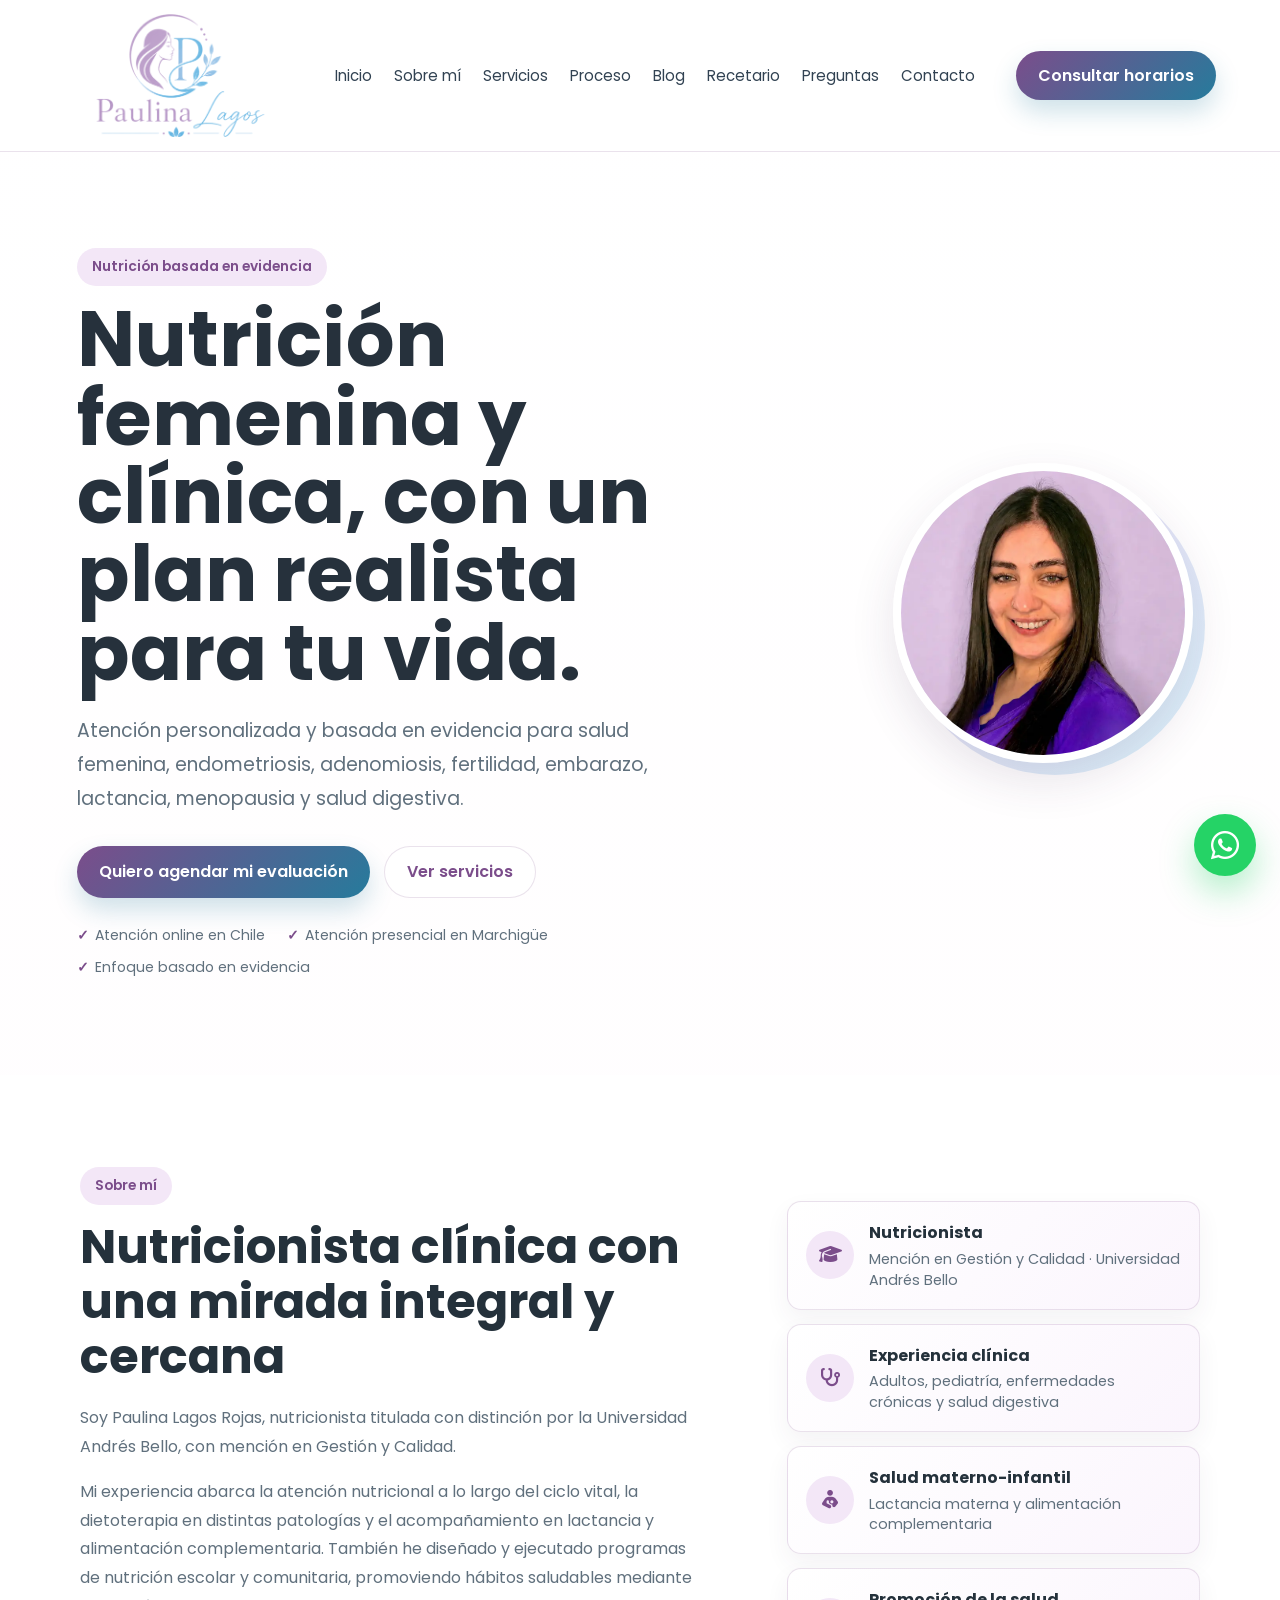
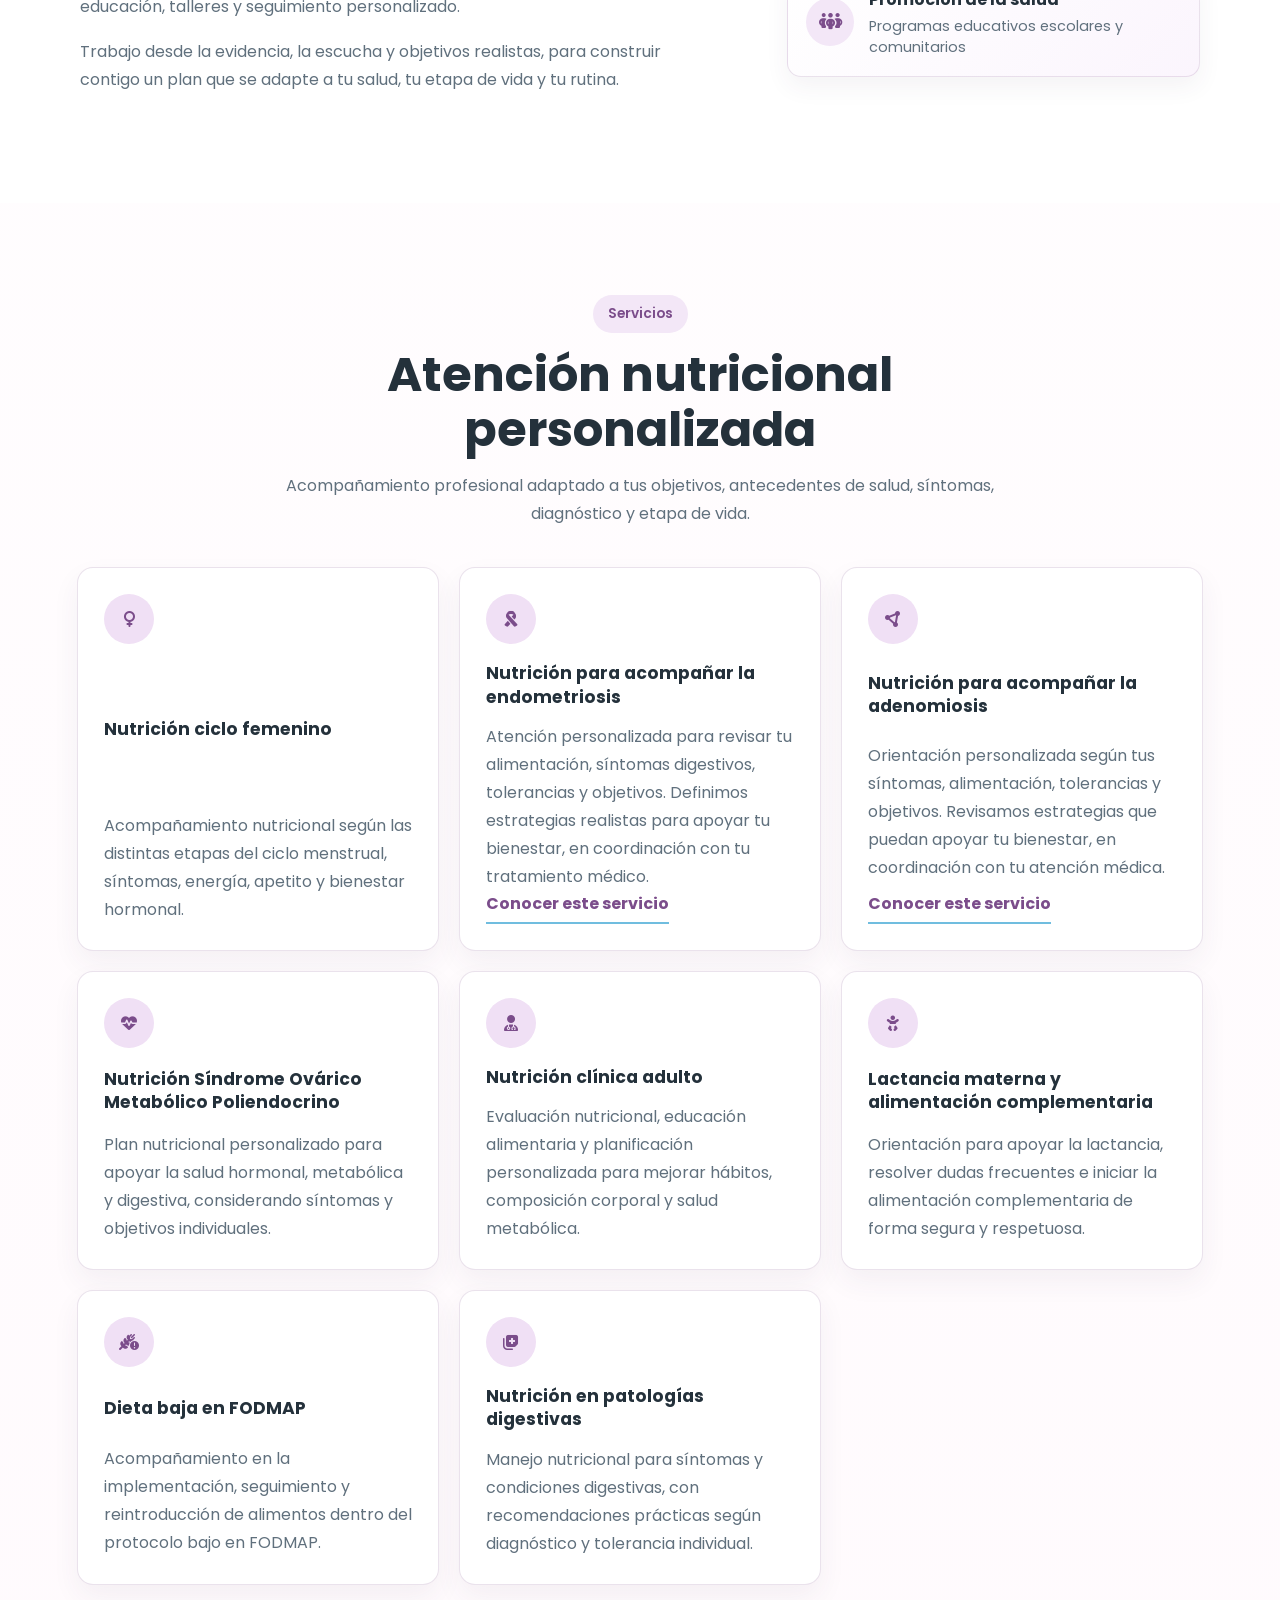
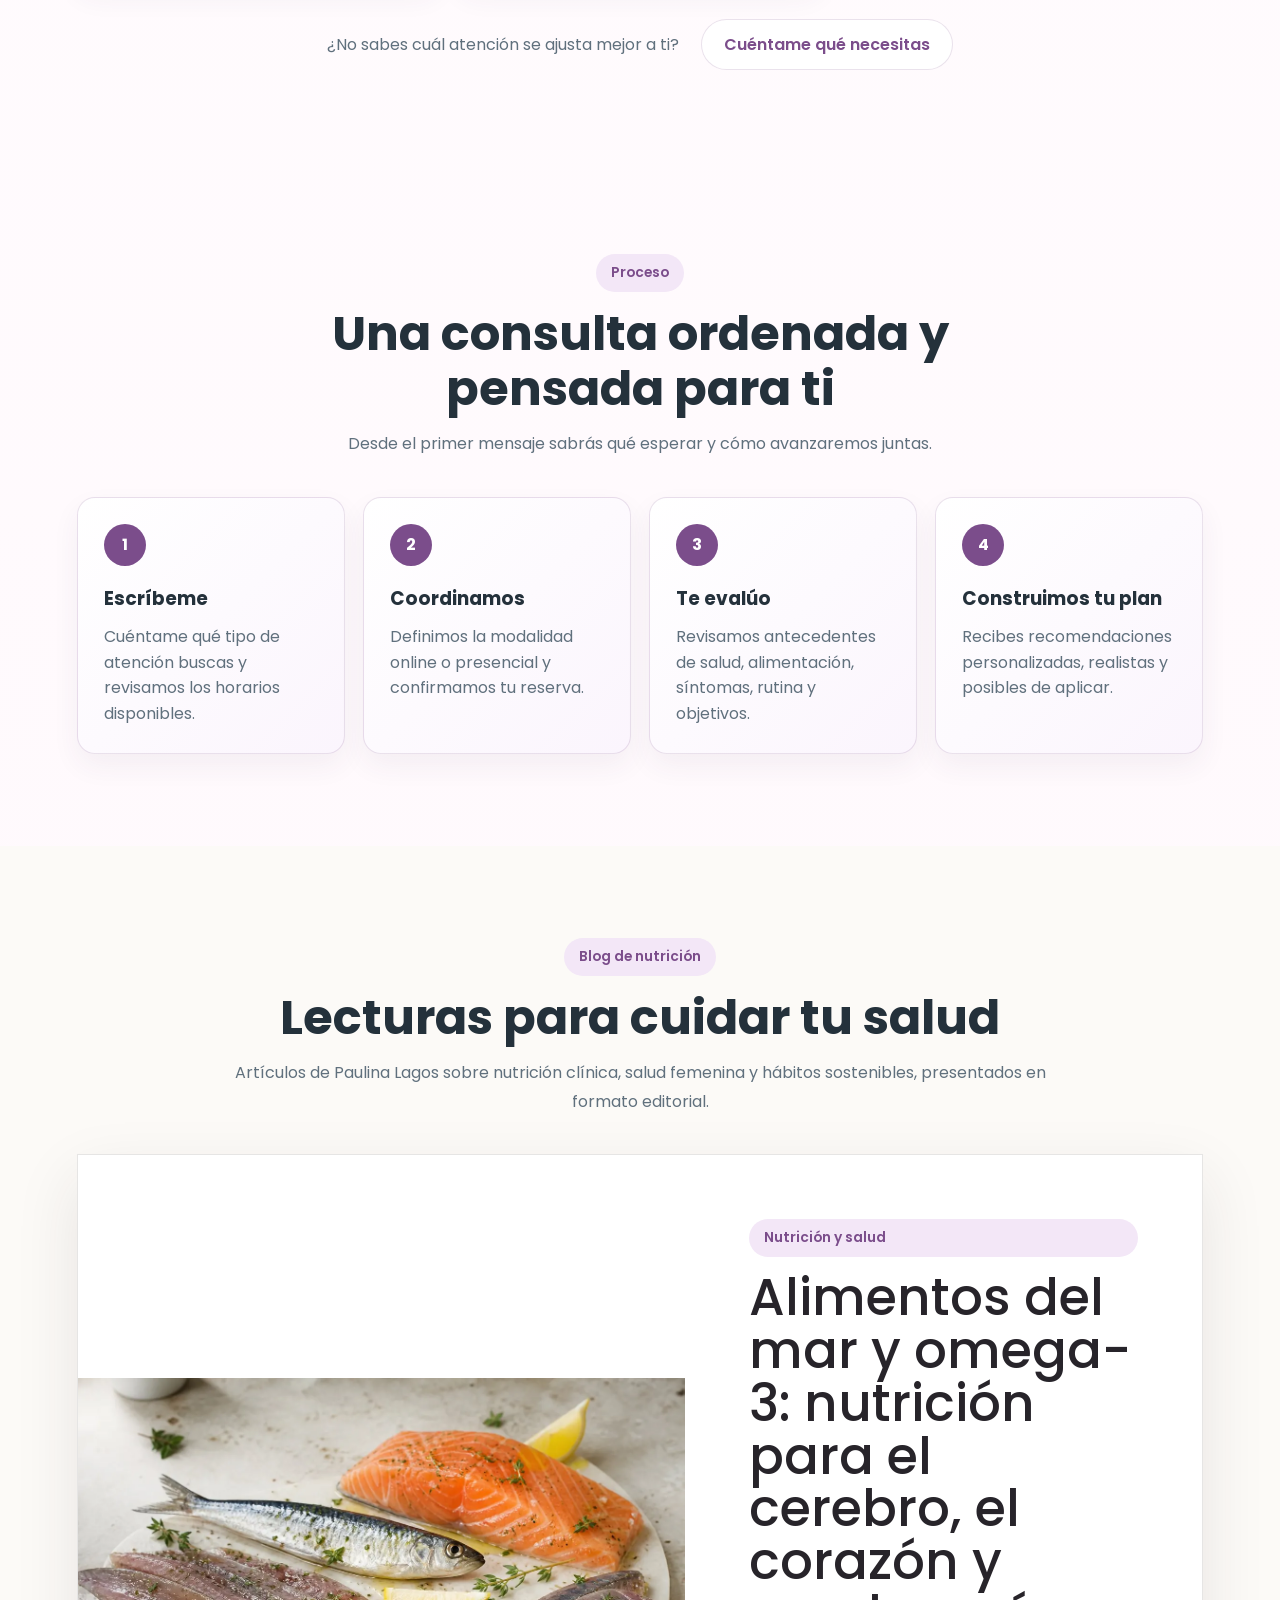
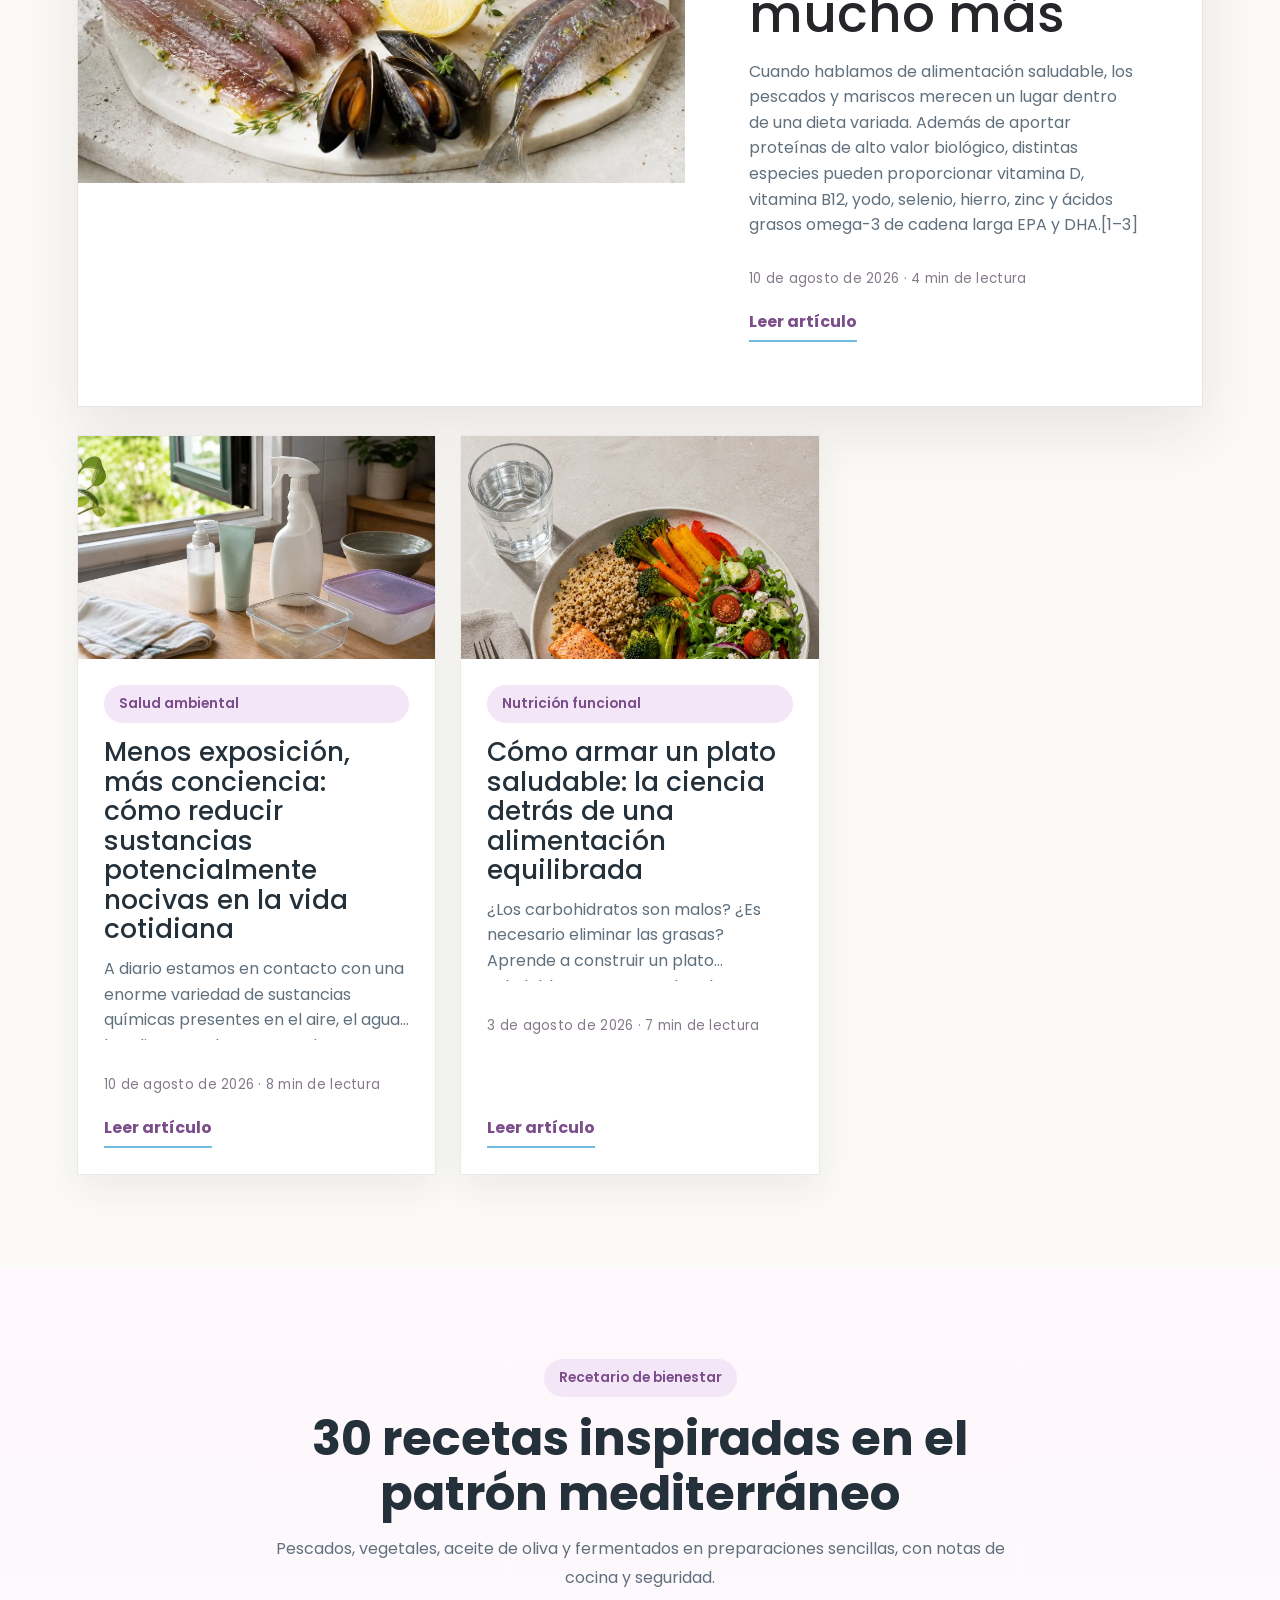
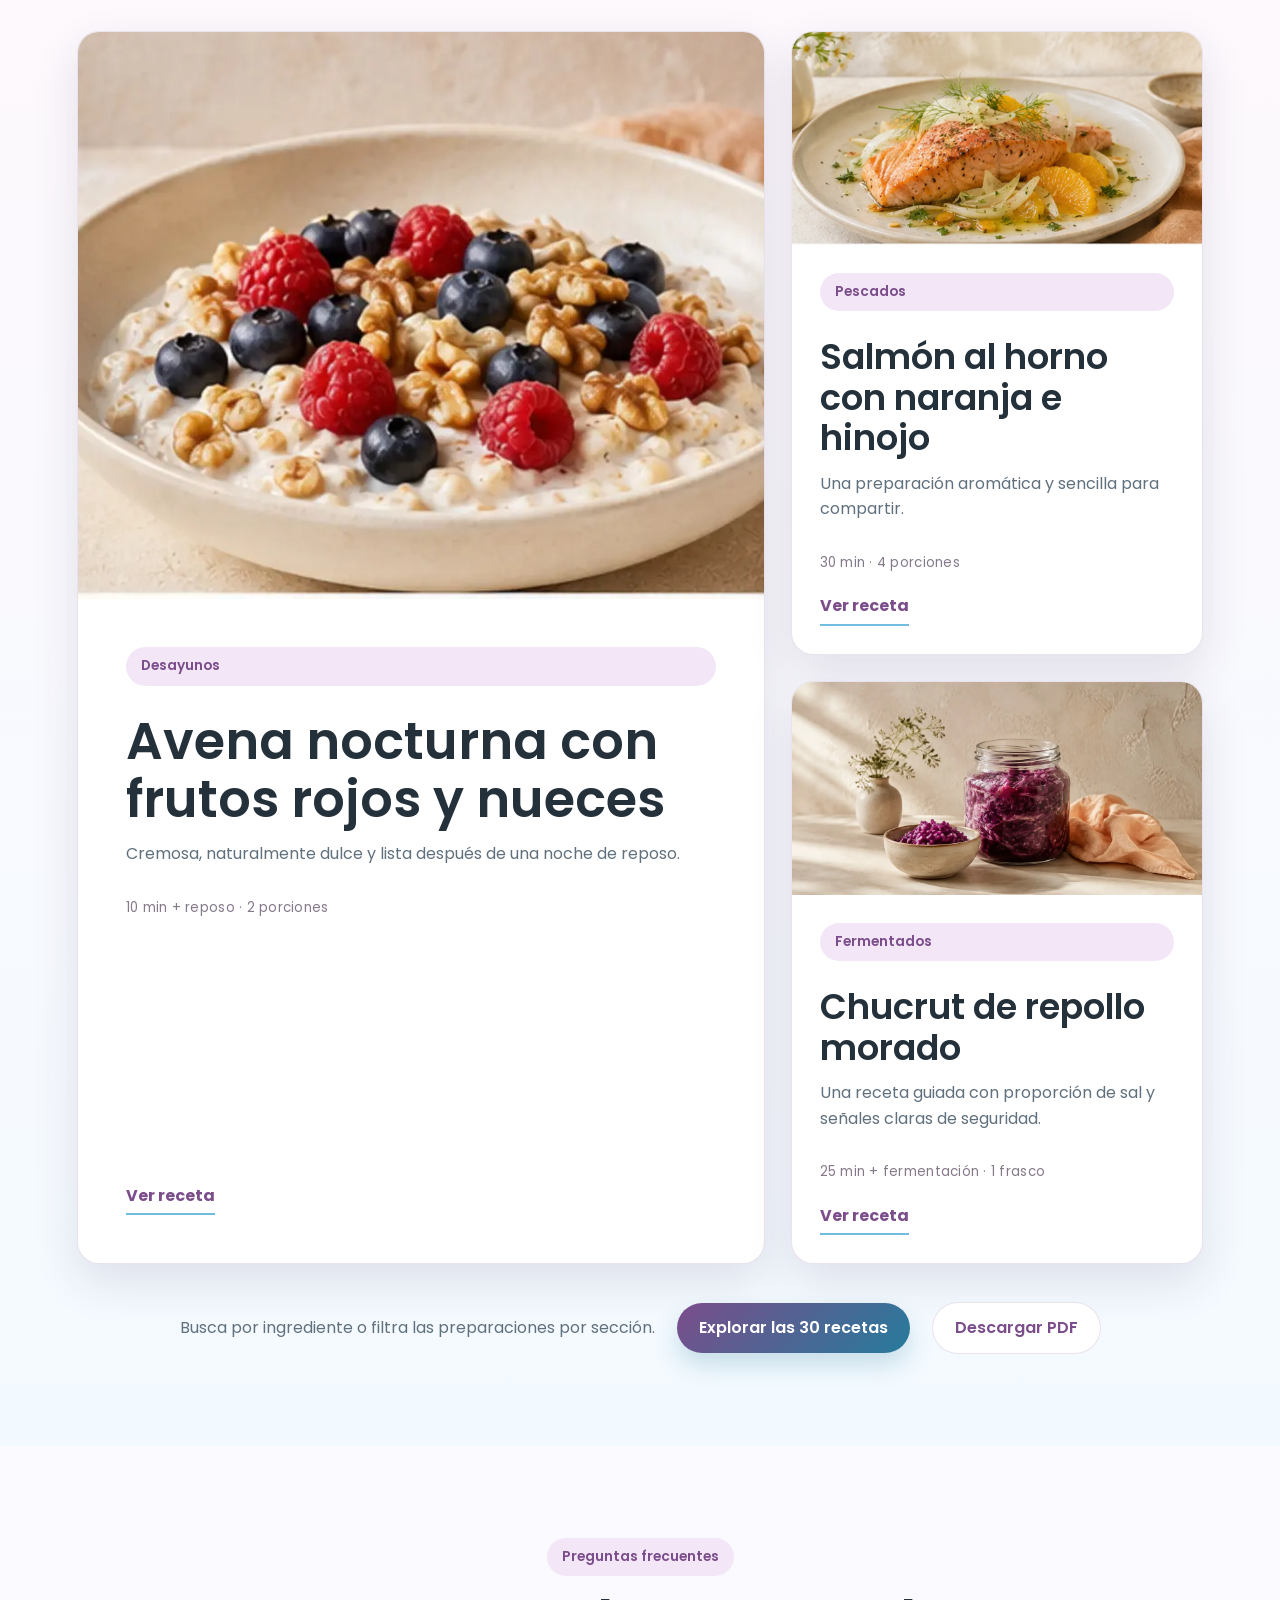
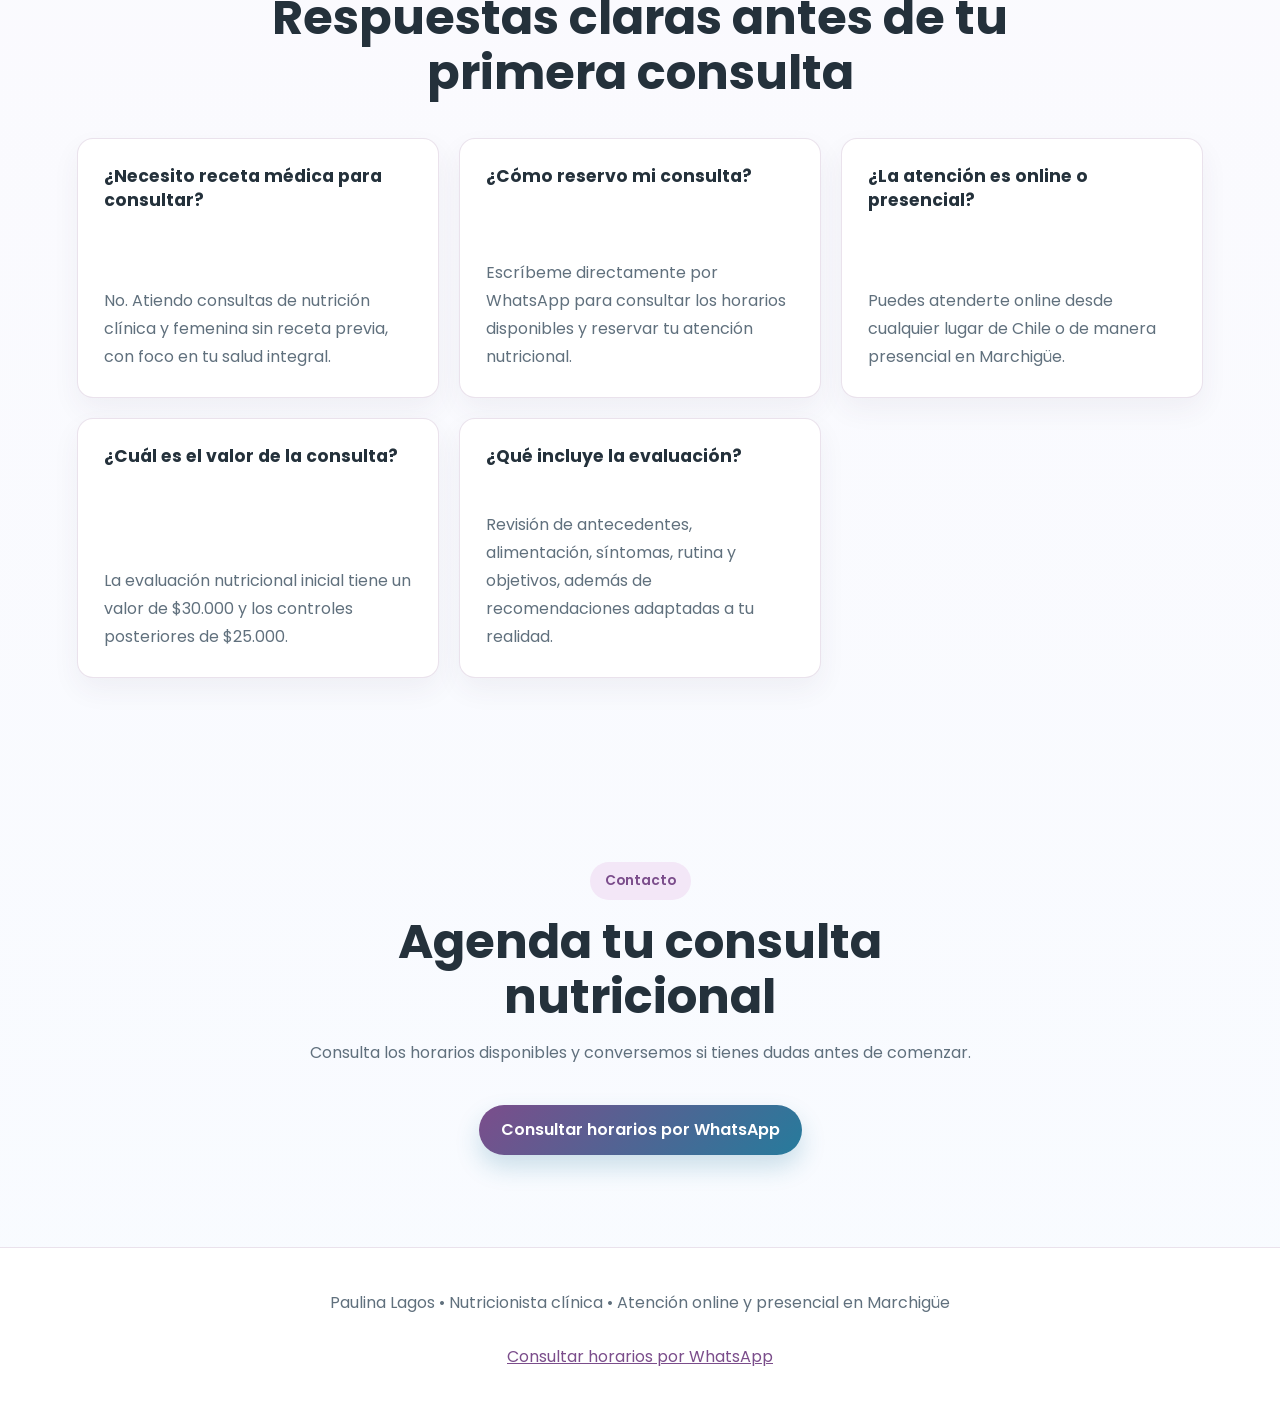
<file: index.html>
<!DOCTYPE html>
<html lang="es">
<head>
<meta charset="UTF-8">
<meta name="viewport" content="width=device-width, initial-scale=1.0">
<title>Nutricionista en Marchigüe y online | Paulina Lagos</title>
<meta name="description" content="Atención nutricional online en Chile y presencial en Marchigüe. Salud femenina, endometriosis, adenomiosis, fertilidad, embarazo, lactancia, menopausia y salud digestiva.">
<link rel="canonical" href="https://nutripaulilagos.github.io/nutricionfemenina/">
<meta property="og:title" content="Nutrición femenina y clínica | Paulina Lagos">
<meta property="og:description" content="Atención nutricional para salud femenina, endometriosis y adenomiosis, online en Chile y presencial en Marchigüe, con un enfoque cercano y basado en evidencia.">
<meta property="og:image" content="https://nutripaulilagos.github.io/nutricionfemenina/paulina-lagos-perfil-v5.jpg">
<meta property="og:image:alt" content="Paulina Lagos, nutricionista clínica">
<meta property="og:image:width" content="1030">
<meta property="og:image:height" content="1030">
<meta property="og:url" content="https://nutripaulilagos.github.io/nutricionfemenina/">
<meta property="og:type" content="website">
<meta name="twitter:card" content="summary_large_image">
<meta name="theme-color" content="#f8f1fb">
<script type="application/ld+json">
{
  "@context": "https://schema.org",
  "@type": "ProfessionalService",
  "name": "Paulina Lagos Nutrición Femenina",
  "url": "https://nutripaulilagos.github.io/nutricionfemenina/",
  "image": "https://nutripaulilagos.github.io/nutricionfemenina/paulina-lagos-perfil-v5.jpg",
  "description": "Nutricionista clínica con atención personalizada en salud femenina, endometriosis, adenomiosis, lactancia, embarazo, menopausia y digestión.",
  "telephone": "+56936110436",
  "areaServed": "Chile",
  "priceRange": "$25.000–$30.000 CLP",
  "address": {
    "@type": "PostalAddress",
    "addressLocality": "Marchigüe",
    "addressCountry": "CL"
  },
  "sameAs": ["https://www.instagram.com/nutri.paulilagos/"]
}
</script>
<link rel="preconnect" href="https://fonts.googleapis.com">
<link rel="preconnect" href="https://fonts.gstatic.com" crossorigin>
<link href="https://fonts.googleapis.com/css2?family=Poppins:wght@300;400;500;600;700&display=swap" rel="stylesheet">
<link rel="stylesheet" href="styles.css?v=20260904-recetario">
<link rel="stylesheet" href="https://cdnjs.cloudflare.com/ajax/libs/font-awesome/6.7.2/css/all.min.css">
</head>
<body>
<a class="skip-link" href="#main-content">Saltar al contenido</a>
<header>
<a class="logo" href="#inicio" aria-label="Paulina Lagos Nutricionista">
<img src="logo-paulina-lagos-web.png" alt="Paulina Lagos Nutricionista" width="480" height="257">
</a>
<nav id="main-nav" aria-label="Navegación principal">
<a href="#inicio">Inicio</a>
<a href="#sobre">Sobre mí</a>
<a href="#servicios">Servicios</a>
<a href="#proceso">Proceso</a>
<a href="#blog">Blog</a>
<a href="#recetario">Recetario</a>
<a href="#faq">Preguntas</a>
<a href="#contacto">Contacto</a>
</nav>
<a class="agenda" href="https://wa.me/56936110436?text=Hola%20Paulina%2C%20vi%20tu%20p%C3%A1gina%20y%20quisiera%20agendar%20una%20evaluaci%C3%B3n%20nutricional.%20%C2%BFQu%C3%A9%20horarios%20tienes%20disponibles%3F" target="_blank" rel="noopener">
<span class="agenda-largo">Consultar horarios</span><span class="agenda-corto">Agendar</span>
</a>
<button class="menu-toggle" type="button" aria-expanded="false" aria-controls="main-nav" aria-label="Abrir menú">
<i class="fa-solid fa-bars" aria-hidden="true"></i>
</button>
</header>

<main id="main-content">
<section id="inicio" class="hero">
<div class="hero-texto">
<span>Nutrición basada en evidencia</span>
<h1>Nutrición femenina y clínica, con un plan realista para tu vida.</h1>
<p>Atención personalizada y basada en evidencia para salud femenina, endometriosis, adenomiosis, fertilidad, embarazo, lactancia, menopausia y salud digestiva.</p>
<div class="hero-botones">
<a href="https://wa.me/56936110436?text=Hola%20Paulina%2C%20vi%20tu%20p%C3%A1gina%20y%20quisiera%20agendar%20una%20evaluaci%C3%B3n%20nutricional.%20%C2%BFQu%C3%A9%20horarios%20tienes%20disponibles%3F" target="_blank" rel="noopener" class="btn-principal">
Quiero agendar mi evaluación
</a>
<a href="#servicios" class="btn-secundario">
Ver servicios
</a>
</div>
<ul class="hero-confianza" aria-label="Información principal de la consulta">
<li>Atención online en Chile</li>
<li>Atención presencial en Marchigüe</li>
<li>Enfoque basado en evidencia</li>
</ul>
</div>
<div class="hero-imagen" aria-label="Paulina Lagos, nutricionista">
<img src="paulina-lagos-perfil-v5.webp" alt="Paulina Lagos, nutricionista" width="720" height="720" fetchpriority="high">
</div>
</section>

<section id="sobre" class="sobre">
<div class="sobre-contenido">
<div class="sobre-presentacion">
<span>Sobre mí</span>
<h2>Nutricionista clínica con una mirada integral y cercana</h2>
<p>Soy Paulina Lagos Rojas, nutricionista titulada con distinción por la Universidad Andrés Bello, con mención en Gestión y Calidad.</p>
<p>Mi experiencia abarca la atención nutricional a lo largo del ciclo vital, la dietoterapia en distintas patologías y el acompañamiento en lactancia y alimentación complementaria. También he diseñado y ejecutado programas de nutrición escolar y comunitaria, promoviendo hábitos saludables mediante educación, talleres y seguimiento personalizado.</p>
<p>Trabajo desde la evidencia, la escucha y objetivos realistas, para construir contigo un plan que se adapte a tu salud, tu etapa de vida y tu rutina.</p>
</div>
<div class="sobre-destacados" aria-label="Formación y experiencia destacada">
<div class="sobre-dato">
<i class="fa-solid fa-graduation-cap" aria-hidden="true"></i>
<div><strong>Nutricionista</strong><span>Mención en Gestión y Calidad · Universidad Andrés Bello</span></div>
</div>
<div class="sobre-dato">
<i class="fa-solid fa-stethoscope" aria-hidden="true"></i>
<div><strong>Experiencia clínica</strong><span>Adultos, pediatría, enfermedades crónicas y salud digestiva</span></div>
</div>
<div class="sobre-dato">
<i class="fa-solid fa-person-breastfeeding" aria-hidden="true"></i>
<div><strong>Salud materno-infantil</strong><span>Lactancia materna y alimentación complementaria</span></div>
</div>
<div class="sobre-dato">
<i class="fa-solid fa-people-group" aria-hidden="true"></i>
<div><strong>Promoción de la salud</strong><span>Programas educativos escolares y comunitarios</span></div>
</div>
</div>
</div>
</section>

<section id="servicios" class="servicios">
<div class="section-intro">
<span>Servicios</span>
<h2>Atención nutricional personalizada</h2>
<p>Acompañamiento profesional adaptado a tus objetivos, antecedentes de salud, síntomas, diagnóstico y etapa de vida.</p>
</div>
<div class="cards servicios-grid">
<article class="card servicio-card">
<div class="blog-icono">
<i class="fa-solid fa-venus" aria-hidden="true"></i>
</div>
<h3>Nutrición ciclo femenino</h3>
<p>Acompañamiento nutricional según las distintas etapas del ciclo menstrual, síntomas, energía, apetito y bienestar hormonal.</p>
</article>
<article class="card servicio-card">
<div class="blog-icono">
<i class="fa-solid fa-ribbon" aria-hidden="true"></i>
</div>
<h3><a href="endometriosis/">Nutrición para acompañar la endometriosis</a></h3>
<p>Atención personalizada para revisar tu alimentación, síntomas digestivos, tolerancias y objetivos. Definimos estrategias realistas para apoyar tu bienestar, en coordinación con tu tratamiento médico.</p>
<a class="blog-leer" href="endometriosis/">Conocer este servicio</a>
</article>
<article class="card servicio-card">
<div class="blog-icono">
<i class="fa-solid fa-circle-nodes" aria-hidden="true"></i>
</div>
<h3><a href="adenomiosis/">Nutrición para acompañar la adenomiosis</a></h3>
<p>Orientación personalizada según tus síntomas, alimentación, tolerancias y objetivos. Revisamos estrategias que puedan apoyar tu bienestar, en coordinación con tu atención médica.</p>
<a class="blog-leer" href="adenomiosis/">Conocer este servicio</a>
</article>
<article class="card servicio-card">
<div class="blog-icono">
<i class="fa-solid fa-heart-pulse" aria-hidden="true"></i>
</div>
<h3>Nutrición Síndrome Ovárico Metabólico Poliendocrino</h3>
<p>Plan nutricional personalizado para apoyar la salud hormonal, metabólica y digestiva, considerando síntomas y objetivos individuales.</p>
</article>
<article class="card servicio-card">
<div class="blog-icono">
<i class="fa-solid fa-user-doctor" aria-hidden="true"></i>
</div>
<h3>Nutrición clínica adulto</h3>
<p>Evaluación nutricional, educación alimentaria y planificación personalizada para mejorar hábitos, composición corporal y salud metabólica.</p>
</article>
<article class="card servicio-card">
<div class="blog-icono">
<i class="fa-solid fa-baby" aria-hidden="true"></i>
</div>
<h3>Lactancia materna y alimentación complementaria</h3>
<p>Orientación para apoyar la lactancia, resolver dudas frecuentes e iniciar la alimentación complementaria de forma segura y respetuosa.</p>
</article>
<article class="card servicio-card">
<div class="blog-icono">
<i class="fa-solid fa-wheat-awn-circle-exclamation" aria-hidden="true"></i>
</div>
<h3>Dieta baja en FODMAP</h3>
<p>Acompañamiento en la implementación, seguimiento y reintroducción de alimentos dentro del protocolo bajo en FODMAP.</p>
</article>
<article class="card servicio-card">
<div class="blog-icono">
<i class="fa-solid fa-notes-medical" aria-hidden="true"></i>
</div>
<h3>Nutrición en patologías digestivas</h3>
<p>Manejo nutricional para síntomas y condiciones digestivas, con recomendaciones prácticas según diagnóstico y tolerancia individual.</p>
</article>
</div>
<div class="seccion-cta">
<p>¿No sabes cuál atención se ajusta mejor a ti?</p>
<a class="btn-secundario" href="https://wa.me/56936110436?text=Hola%20Paulina%2C%20vi%20tu%20p%C3%A1gina%20y%20quisiera%20orientaci%C3%B3n%20para%20elegir%20el%20tipo%20de%20consulta%20nutricional." target="_blank" rel="noopener">Cuéntame qué necesitas</a>
</div>
</section>

<section id="proceso" class="proceso">
<div class="section-intro">
<span>Proceso</span>
<h2>Una consulta ordenada y pensada para ti</h2>
<p>Desde el primer mensaje sabrás qué esperar y cómo avanzaremos juntas.</p>
</div>
<div class="proceso-grid">
<article><strong>1</strong><h3>Escríbeme</h3><p>Cuéntame qué tipo de atención buscas y revisamos los horarios disponibles.</p></article>
<article><strong>2</strong><h3>Coordinamos</h3><p>Definimos la modalidad online o presencial y confirmamos tu reserva.</p></article>
<article><strong>3</strong><h3>Te evalúo</h3><p>Revisamos antecedentes de salud, alimentación, síntomas, rutina y objetivos.</p></article>
<article><strong>4</strong><h3>Construimos tu plan</h3><p>Recibes recomendaciones personalizadas, realistas y posibles de aplicar.</p></article>
</div>
</section>

<section id="blog" class="blog">
<div class="section-intro">
<span>Blog de nutrición</span>
<h2>Lecturas para cuidar tu salud</h2>
<p>Artículos de Paulina Lagos sobre nutrición clínica, salud femenina y hábitos sostenibles, presentados en formato editorial.</p>
</div>
<div id="blog-publicaciones" class="revista-publicaciones" aria-live="polite">
<p class="blog-error">Cargando publicaciones…</p>
</div>
</section>

<section id="recetario" class="recetario">
<div class="section-intro">
<span>Recetario de bienestar</span>
<h2>30 recetas inspiradas en el patrón mediterráneo</h2>
<p>Pescados, vegetales, aceite de oliva y fermentados en preparaciones sencillas, con notas de cocina y seguridad.</p>
</div>
<div class="recetario-editorial">
<article class="recetario-card recetario-card-destacada">
<a class="recetario-card-imagen" href="recetario/?receta=1" aria-label="Ver receta: Avena nocturna con frutos rojos y nueces">
<img src="recetario/recipes/01.webp" alt="Avena nocturna con frutos rojos y nueces" width="1200" height="624" loading="lazy">
</a>
<div class="recetario-card-contenido">
<span class="blog-categoria">Desayunos</span>
<h3>Avena nocturna con frutos rojos y nueces</h3>
<p>Cremosa, naturalmente dulce y lista después de una noche de reposo.</p>
<p class="blog-meta">10 min + reposo · 2 porciones</p>
<a class="blog-leer" href="recetario/?receta=1">Ver receta</a>
</div>
</article>
<div class="recetario-grid">
<article class="recetario-card">
<a class="recetario-card-imagen" href="recetario/?receta=7" aria-label="Ver receta: Salmón al horno con naranja e hinojo">
<img src="recetario/recipes/07.webp" alt="Salmón al horno con naranja e hinojo" width="1200" height="624" loading="lazy">
</a>
<div class="recetario-card-contenido">
<span class="blog-categoria">Pescados</span>
<h3>Salmón al horno con naranja e hinojo</h3>
<p>Una preparación aromática y sencilla para compartir.</p>
<p class="blog-meta">30 min · 4 porciones</p>
<a class="blog-leer" href="recetario/?receta=7">Ver receta</a>
</div>
</article>
<article class="recetario-card">
<a class="recetario-card-imagen" href="recetario/?receta=26" aria-label="Ver receta: Chucrut de repollo morado">
<img src="recetario/recipes/26.webp" alt="Chucrut de repollo morado" width="1200" height="624" loading="lazy">
</a>
<div class="recetario-card-contenido">
<span class="blog-categoria">Fermentados</span>
<h3>Chucrut de repollo morado</h3>
<p>Una receta guiada con proporción de sal y señales claras de seguridad.</p>
<p class="blog-meta">25 min + fermentación · 1 frasco</p>
<a class="blog-leer" href="recetario/?receta=26">Ver receta</a>
</div>
</article>
</div>
</div>
<div class="seccion-cta recetario-cta">
<p>Busca por ingrediente o filtra las preparaciones por sección.</p>
<a class="btn-principal" href="recetario/">Explorar las 30 recetas</a>
<a class="btn-secundario" href="recetario/recetario-bienestar-dieta-mediterranea.pdf" download>Descargar PDF</a>
</div>
</section>

<section id="faq" class="faq">
  <div class="section-intro">
    <span>Preguntas frecuentes</span>
    <h2>Respuestas claras antes de tu primera consulta</h2>
  </div>
  <div class="cards servicios-grid">
    <article class="card">
      <h3>¿Necesito receta médica para consultar?</h3>
      <p>No. Atiendo consultas de nutrición clínica y femenina sin receta previa, con foco en tu salud integral.</p>
    </article>
    <article class="card">
      <h3>¿Cómo reservo mi consulta?</h3>
      <p>Escríbeme directamente por WhatsApp para consultar los horarios disponibles y reservar tu atención nutricional.</p>
    </article>
    <article class="card">
      <h3>¿La atención es online o presencial?</h3>
      <p>Puedes atenderte online desde cualquier lugar de Chile o de manera presencial en Marchigüe.</p>
    </article>
    <article class="card">
      <h3>¿Cuál es el valor de la consulta?</h3>
      <p>La evaluación nutricional inicial tiene un valor de $30.000 y los controles posteriores de $25.000.</p>
    </article>
    <article class="card">
      <h3>¿Qué incluye la evaluación?</h3>
      <p>Revisión de antecedentes, alimentación, síntomas, rutina y objetivos, además de recomendaciones adaptadas a tu realidad.</p>
    </article>
  </div>
</section>

<section id="contacto" class="contacto">
<div class="section-intro">
<span>Contacto</span>
<h2>Agenda tu consulta nutricional</h2>
<p>Consulta los horarios disponibles y conversemos si tienes dudas antes de comenzar.</p>
</div>
<a class="btn-principal" href="https://wa.me/56936110436?text=Hola%20Paulina%2C%20vi%20tu%20p%C3%A1gina%20y%20quisiera%20agendar%20una%20evaluaci%C3%B3n%20nutricional.%20%C2%BFQu%C3%A9%20horarios%20tienes%20disponibles%3F" target="_blank" rel="noopener">Consultar horarios por WhatsApp</a>
</section>
</main>

<footer class="footer">
  <div class="footer-content">
    <p>Paulina Lagos • Nutricionista clínica • Atención online y presencial en Marchigüe</p>
    <p><a href="https://wa.me/56936110436?text=Hola%20Paulina%2C%20vi%20tu%20p%C3%A1gina%20y%20quisiera%20agendar%20una%20evaluaci%C3%B3n%20nutricional.%20%C2%BFQu%C3%A9%20horarios%20tienes%20disponibles%3F" target="_blank" rel="noopener">Consultar horarios por WhatsApp</a></p>
  </div>
</footer>

<a href="https://wa.me/56936110436?text=Hola%20Paulina%2C%20vi%20tu%20p%C3%A1gina%20y%20quisiera%20agendar%20una%20evaluaci%C3%B3n%20nutricional.%20%C2%BFQu%C3%A9%20horarios%20tienes%20disponibles%3F" target="_blank" rel="noopener" class="whatsapp" aria-label="Consultar horarios por WhatsApp">
<i class="fa-brands fa-whatsapp" aria-hidden="true"></i>
</a>
<script src="blog.js?v=20260803-referencias" defer></script>
<script src="script.js" defer></script>
</body>
</html>
</file>
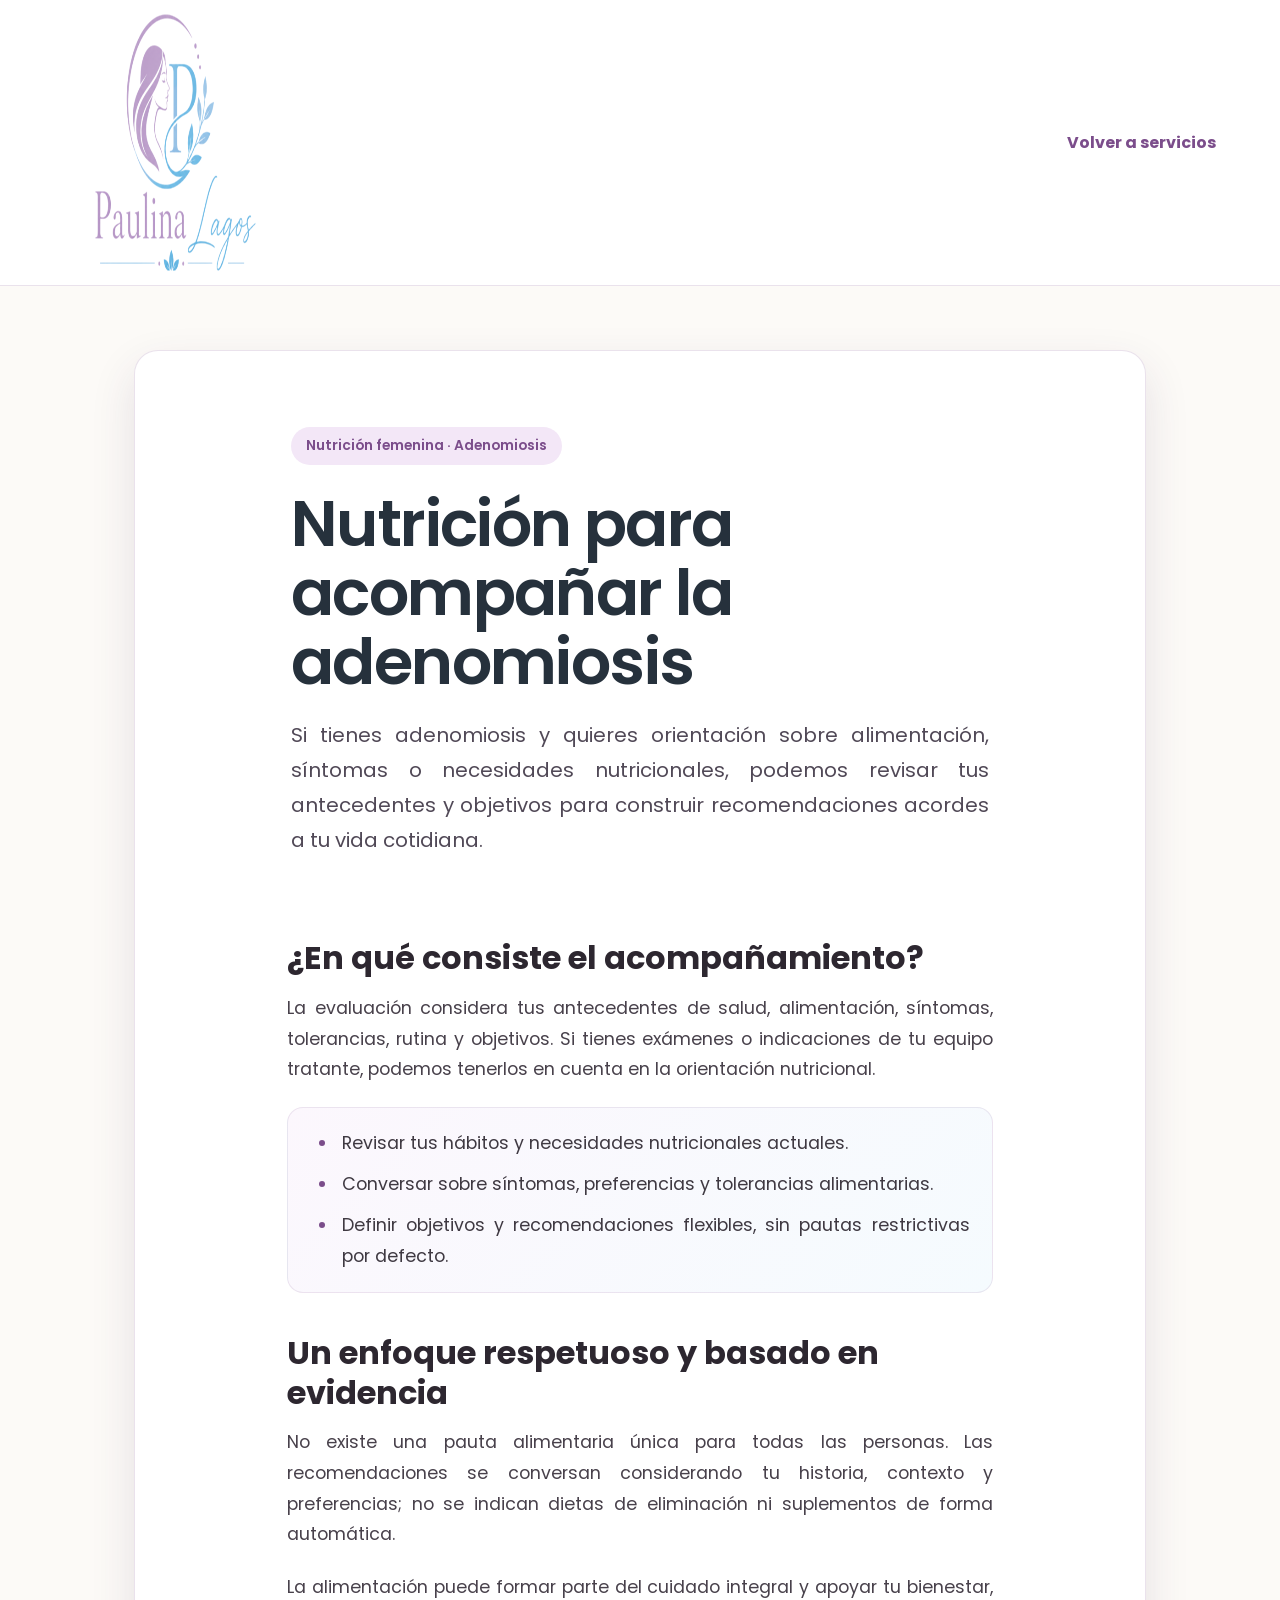
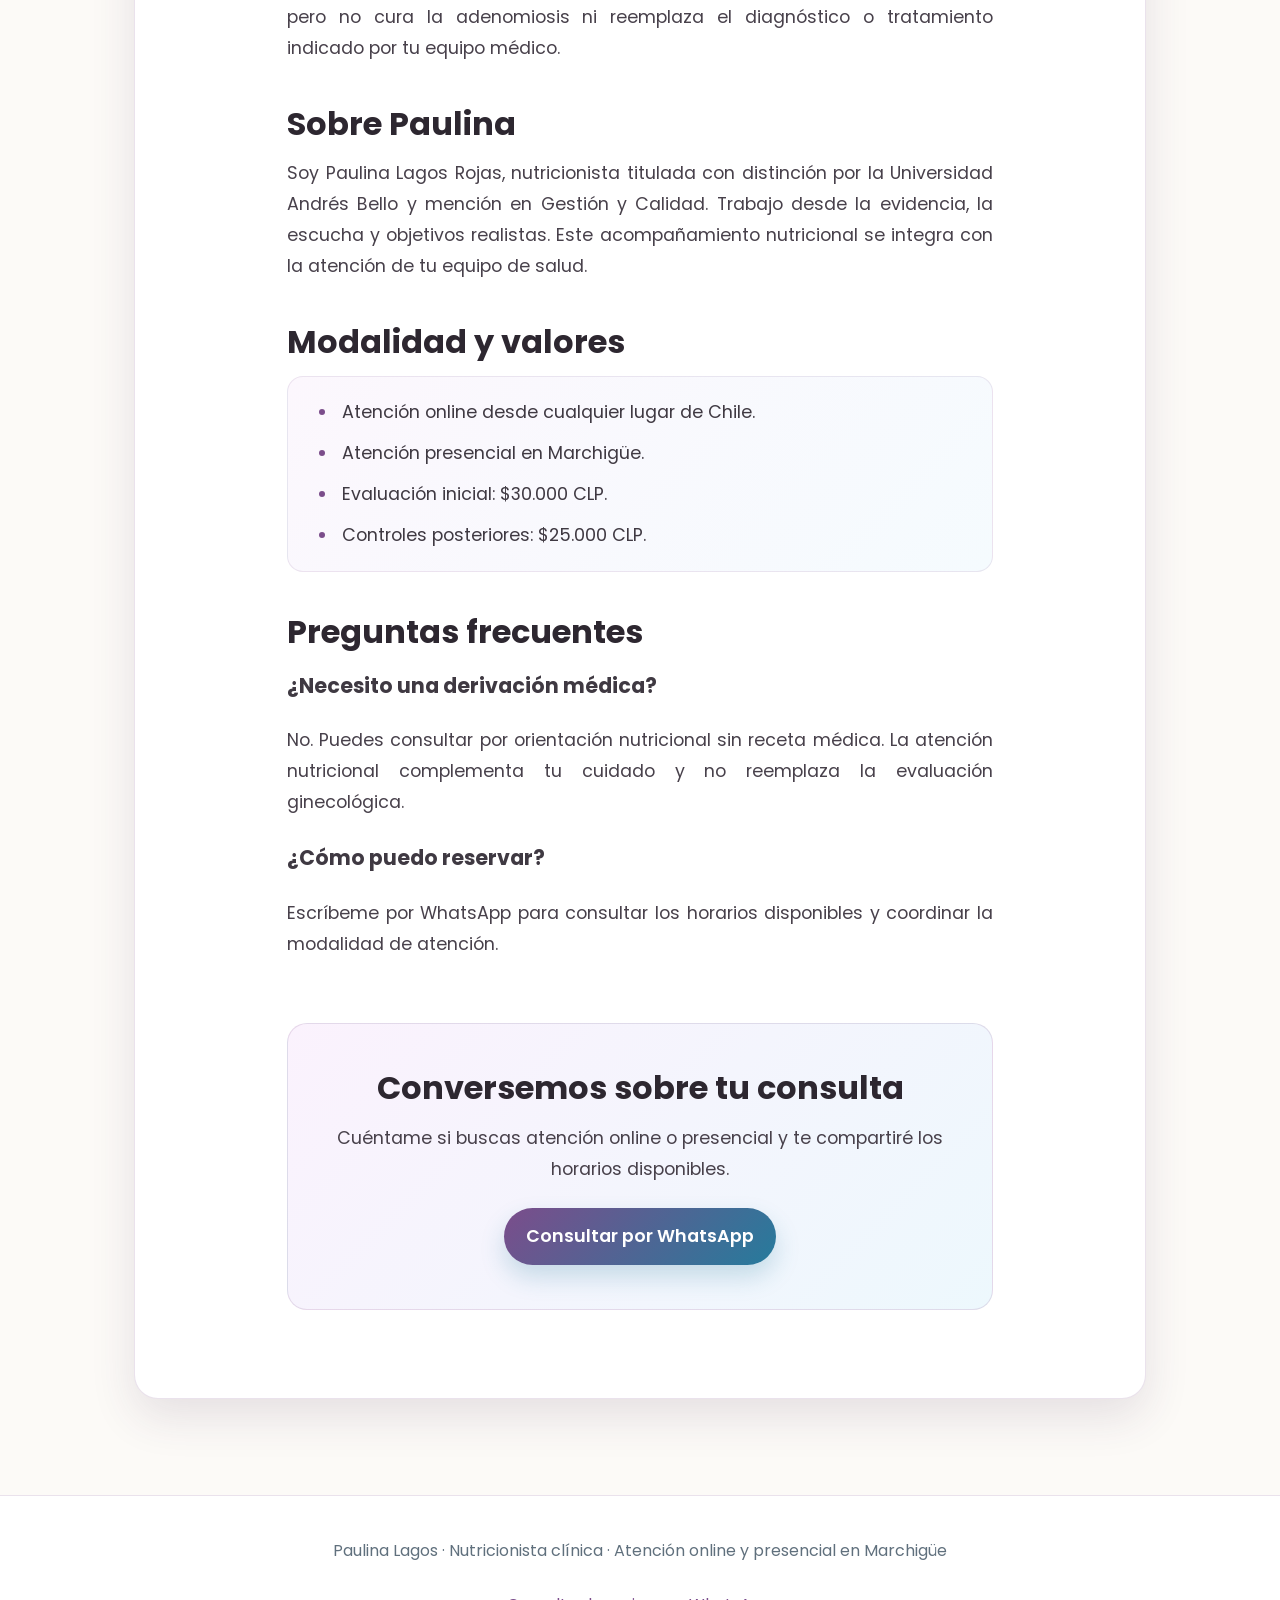
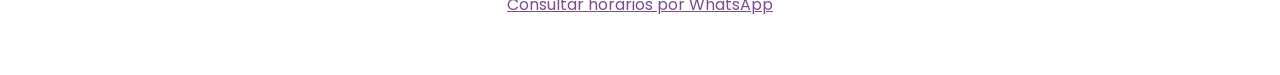
<file: adenomiosis/index.html>
<!DOCTYPE html>
<html lang="es">
<head>
<meta charset="UTF-8">
<meta name="viewport" content="width=device-width, initial-scale=1.0">
<title>Nutricionista para adenomiosis online en Chile | Paulina Lagos</title>
<meta name="description" content="Orientación nutricional individual para personas con adenomiosis. Atención online en Chile y presencial en Marchigüe, con enfoque basado en evidencia.">
<link rel="canonical" href="https://nutripaulilagos.github.io/nutricionfemenina/adenomiosis/">
<meta property="og:title" content="Nutricionista para adenomiosis online en Chile | Paulina Lagos">
<meta property="og:description" content="Orientación nutricional individual para personas con adenomiosis. Atención online en Chile y presencial en Marchigüe, con enfoque basado en evidencia.">
<meta property="og:type" content="website">
<meta property="og:url" content="https://nutripaulilagos.github.io/nutricionfemenina/adenomiosis/">
<meta property="og:image" content="https://nutripaulilagos.github.io/nutricionfemenina/paulina-lagos-perfil-v5.jpg">
<meta property="og:image:alt" content="Paulina Lagos, nutricionista">
<meta name="twitter:card" content="summary_large_image">
<meta name="theme-color" content="#f8f1fb">
<link rel="preconnect" href="https://fonts.googleapis.com">
<link rel="preconnect" href="https://fonts.gstatic.com" crossorigin>
<link href="https://fonts.googleapis.com/css2?family=Poppins:wght@300;400;500;600;700&display=swap" rel="stylesheet">
<link rel="stylesheet" href="../styles.css?v=20261112-servicios">
</head>
<body class="articulo-page">
<a class="skip-link" href="#main-content">Saltar al contenido</a>
<header class="articulo-nav">
<a class="articulo-logo" href="../" aria-label="Paulina Lagos Nutricionista">
<img src="../logo-paulina-lagos-web.png" alt="Paulina Lagos Nutricionista" width="480" height="257">
</a>
<a class="articulo-volver" href="../#servicios">Volver a servicios</a>
</header>
<main id="main-content" class="articulo-main">
<article class="articulo-publicacion">
<header class="articulo-cabecera">
<span class="blog-categoria">Nutrición femenina · Adenomiosis</span>
<h1>Nutrición para acompañar la adenomiosis</h1>
<p class="articulo-bajada">Si tienes adenomiosis y quieres orientación sobre alimentación, síntomas o necesidades nutricionales, podemos revisar tus antecedentes y objetivos para construir recomendaciones acordes a tu vida cotidiana.</p>
</header>
<div class="articulo-cuerpo">
<h2>¿En qué consiste el acompañamiento?</h2>
<p>La evaluación considera tus antecedentes de salud, alimentación, síntomas, tolerancias, rutina y objetivos. Si tienes exámenes o indicaciones de tu equipo tratante, podemos tenerlos en cuenta en la orientación nutricional.</p>
<ul class="articulo-lista">
<li>Revisar tus hábitos y necesidades nutricionales actuales.</li>
<li>Conversar sobre síntomas, preferencias y tolerancias alimentarias.</li>
<li>Definir objetivos y recomendaciones flexibles, sin pautas restrictivas por defecto.</li>
</ul>
<h2>Un enfoque respetuoso y basado en evidencia</h2>
<p>No existe una pauta alimentaria única para todas las personas. Las recomendaciones se conversan considerando tu historia, contexto y preferencias; no se indican dietas de eliminación ni suplementos de forma automática.</p>
<p>La alimentación puede formar parte del cuidado integral y apoyar tu bienestar, pero no cura la adenomiosis ni reemplaza el diagnóstico o tratamiento indicado por tu equipo médico.</p>
<h2>Sobre Paulina</h2>
<p>Soy Paulina Lagos Rojas, nutricionista titulada con distinción por la Universidad Andrés Bello y mención en Gestión y Calidad. Trabajo desde la evidencia, la escucha y objetivos realistas. Este acompañamiento nutricional se integra con la atención de tu equipo de salud.</p>
<h2>Modalidad y valores</h2>
<ul class="articulo-lista">
<li>Atención online desde cualquier lugar de Chile.</li>
<li>Atención presencial en Marchigüe.</li>
<li>Evaluación inicial: $30.000 CLP.</li>
<li>Controles posteriores: $25.000 CLP.</li>
</ul>
<h2>Preguntas frecuentes</h2>
<h3>¿Necesito una derivación médica?</h3>
<p>No. Puedes consultar por orientación nutricional sin receta médica. La atención nutricional complementa tu cuidado y no reemplaza la evaluación ginecológica.</p>
<h3>¿Cómo puedo reservar?</h3>
<p>Escríbeme por WhatsApp para consultar los horarios disponibles y coordinar la modalidad de atención.</p>
<section class="articulo-cta" aria-labelledby="cta-titulo">
<h2 id="cta-titulo">Conversemos sobre tu consulta</h2>
<p>Cuéntame si buscas atención online o presencial y te compartiré los horarios disponibles.</p>
<a class="btn-principal" href="https://wa.me/56936110436?text=Hola%20Paulina%2C%20vi%20tu%20p%C3%A1gina%20sobre%20nutrici%C3%B3n%20y%20adenomiosis%20y%20quisiera%20consultar%20por%20los%20horarios%20disponibles." target="_blank" rel="noopener">Consultar por WhatsApp</a>
</section>
</div>
</article>
</main>
<footer class="footer">
<div class="footer-content">
<p>Paulina Lagos · Nutricionista clínica · Atención online y presencial en Marchigüe</p>
<p><a href="https://wa.me/56936110436?text=Hola%20Paulina%2C%20vi%20tu%20p%C3%A1gina%20sobre%20nutrici%C3%B3n%20y%20adenomiosis%20y%20quisiera%20consultar%20por%20los%20horarios%20disponibles." target="_blank" rel="noopener">Consultar horarios por WhatsApp</a></p>
</div>
</footer>
</body>
</html>
</file>
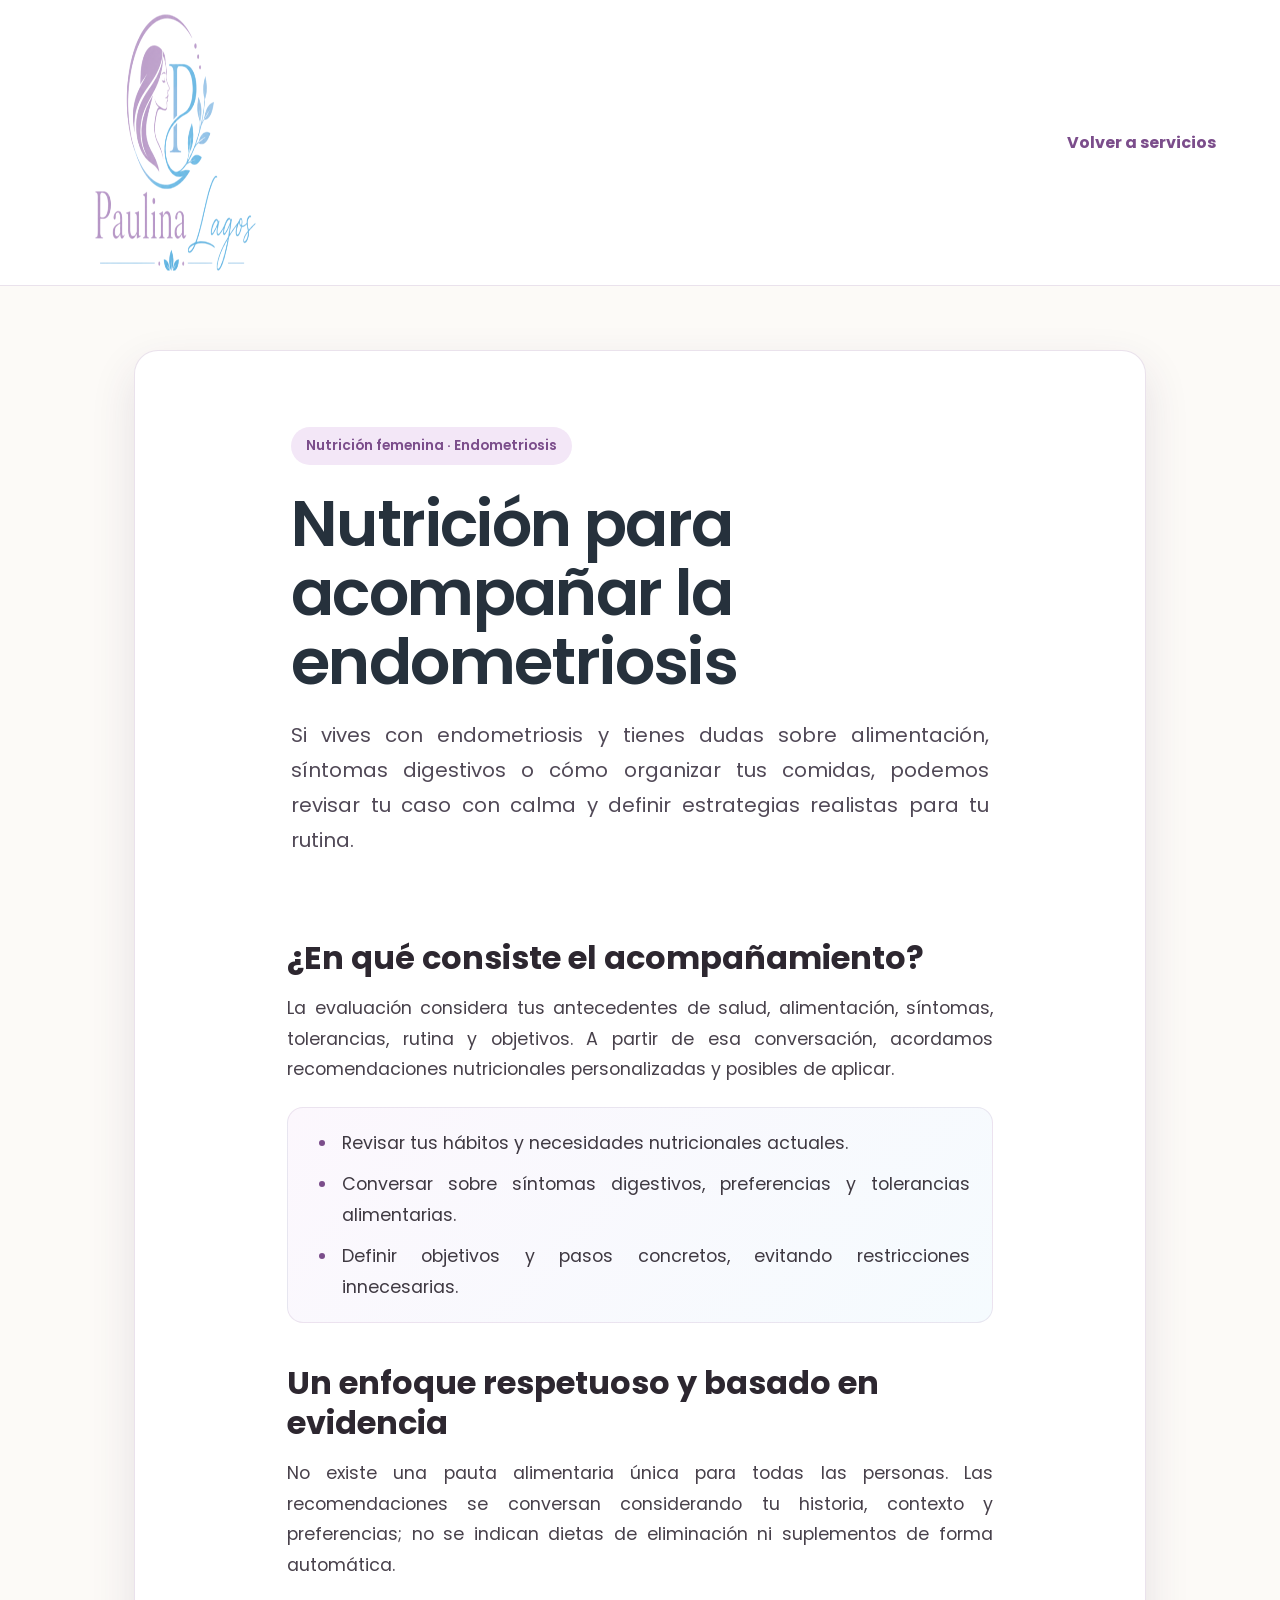
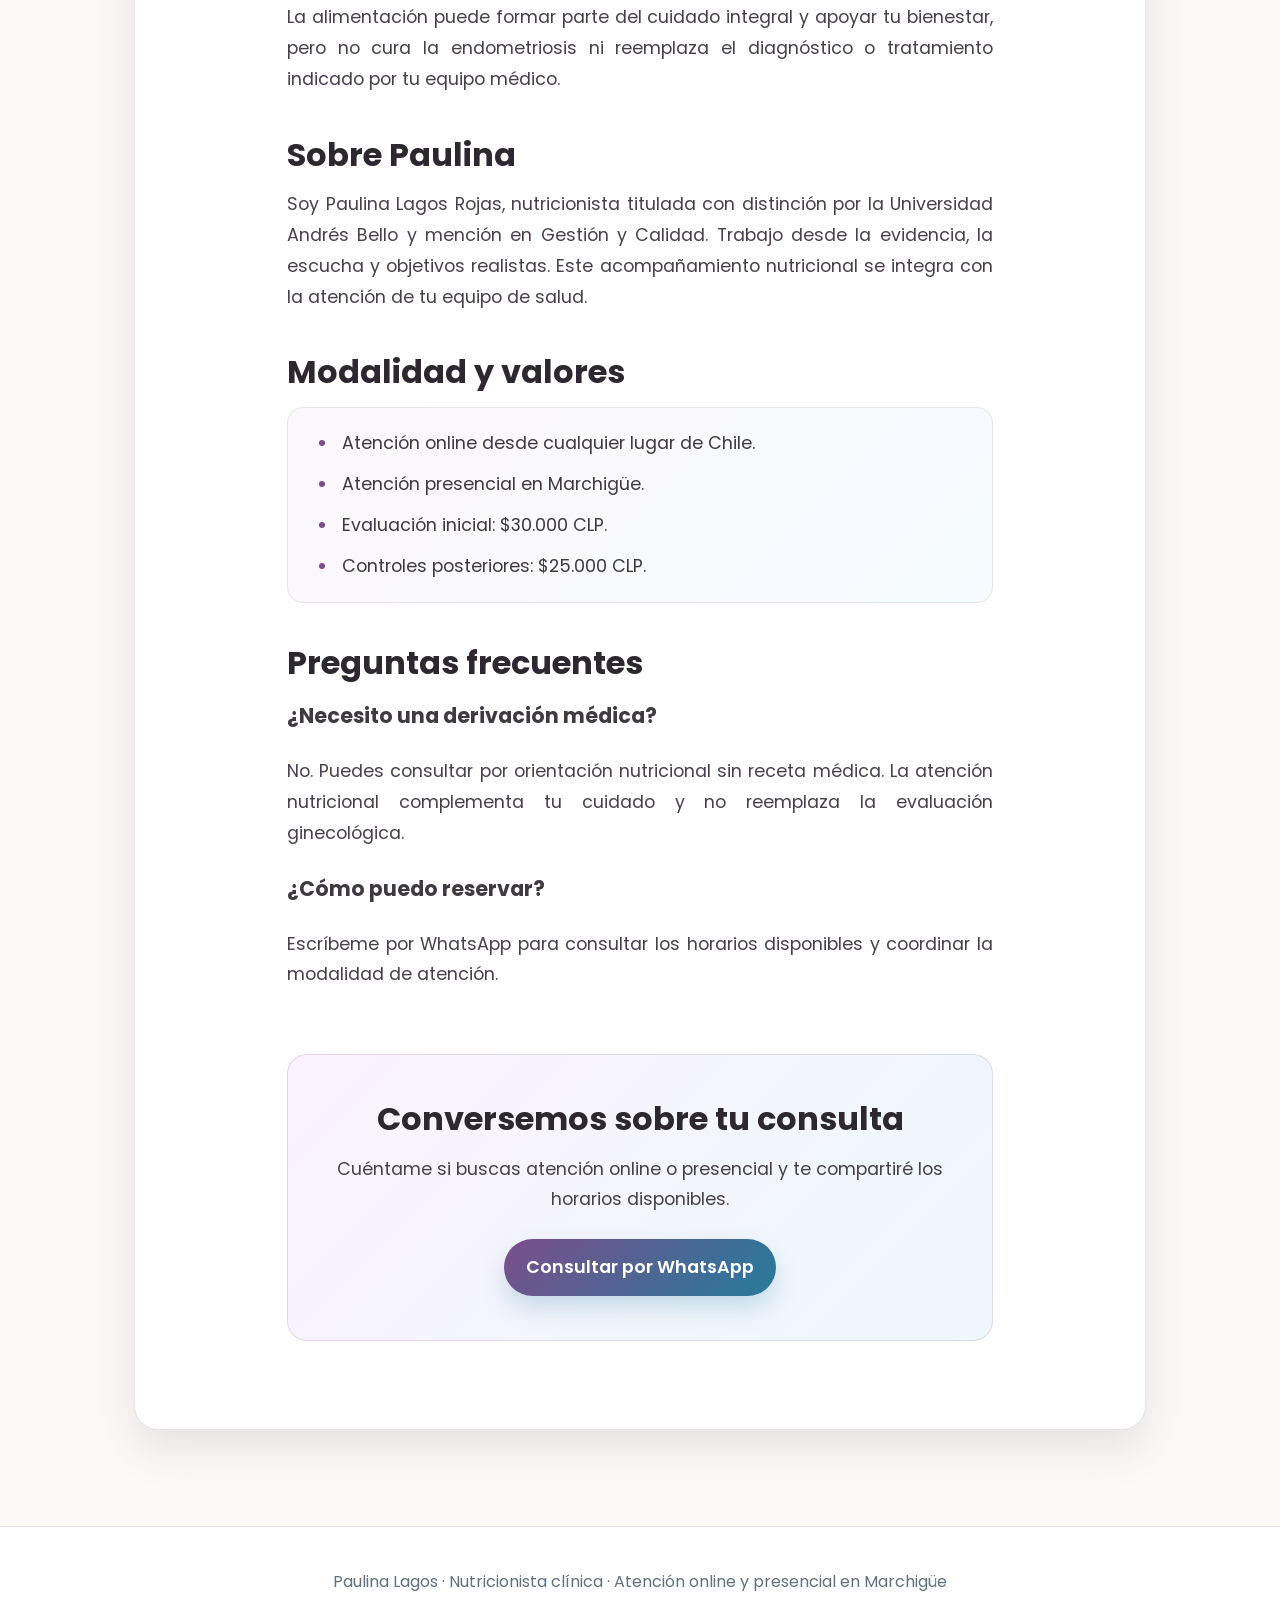
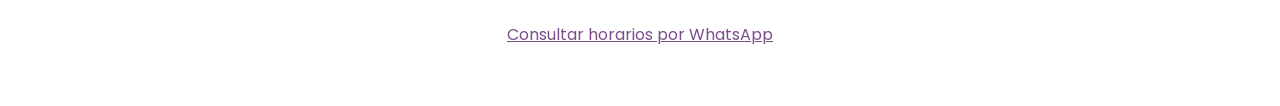
<file: endometriosis/index.html>
<!DOCTYPE html>
<html lang="es">
<head>
<meta charset="UTF-8">
<meta name="viewport" content="width=device-width, initial-scale=1.0">
<title>Nutricionista para endometriosis online en Chile | Paulina Lagos</title>
<meta name="description" content="Acompañamiento nutricional individual para personas con endometriosis. Atención online en Chile y presencial en Marchigüe, con enfoque basado en evidencia.">
<link rel="canonical" href="https://nutripaulilagos.github.io/nutricionfemenina/endometriosis/">
<meta property="og:title" content="Nutricionista para endometriosis online en Chile | Paulina Lagos">
<meta property="og:description" content="Acompañamiento nutricional individual para personas con endometriosis. Atención online en Chile y presencial en Marchigüe, con enfoque basado en evidencia.">
<meta property="og:type" content="website">
<meta property="og:url" content="https://nutripaulilagos.github.io/nutricionfemenina/endometriosis/">
<meta property="og:image" content="https://nutripaulilagos.github.io/nutricionfemenina/paulina-lagos-perfil-v5.jpg">
<meta property="og:image:alt" content="Paulina Lagos, nutricionista">
<meta name="twitter:card" content="summary_large_image">
<meta name="theme-color" content="#f8f1fb">
<link rel="preconnect" href="https://fonts.googleapis.com">
<link rel="preconnect" href="https://fonts.gstatic.com" crossorigin>
<link href="https://fonts.googleapis.com/css2?family=Poppins:wght@300;400;500;600;700&display=swap" rel="stylesheet">
<link rel="stylesheet" href="../styles.css?v=20261112-servicios">
</head>
<body class="articulo-page">
<a class="skip-link" href="#main-content">Saltar al contenido</a>
<header class="articulo-nav">
<a class="articulo-logo" href="../" aria-label="Paulina Lagos Nutricionista">
<img src="../logo-paulina-lagos-web.png" alt="Paulina Lagos Nutricionista" width="480" height="257">
</a>
<a class="articulo-volver" href="../#servicios">Volver a servicios</a>
</header>
<main id="main-content" class="articulo-main">
<article class="articulo-publicacion">
<header class="articulo-cabecera">
<span class="blog-categoria">Nutrición femenina · Endometriosis</span>
<h1>Nutrición para acompañar la endometriosis</h1>
<p class="articulo-bajada">Si vives con endometriosis y tienes dudas sobre alimentación, síntomas digestivos o cómo organizar tus comidas, podemos revisar tu caso con calma y definir estrategias realistas para tu rutina.</p>
</header>
<div class="articulo-cuerpo">
<h2>¿En qué consiste el acompañamiento?</h2>
<p>La evaluación considera tus antecedentes de salud, alimentación, síntomas, tolerancias, rutina y objetivos. A partir de esa conversación, acordamos recomendaciones nutricionales personalizadas y posibles de aplicar.</p>
<ul class="articulo-lista">
<li>Revisar tus hábitos y necesidades nutricionales actuales.</li>
<li>Conversar sobre síntomas digestivos, preferencias y tolerancias alimentarias.</li>
<li>Definir objetivos y pasos concretos, evitando restricciones innecesarias.</li>
</ul>
<h2>Un enfoque respetuoso y basado en evidencia</h2>
<p>No existe una pauta alimentaria única para todas las personas. Las recomendaciones se conversan considerando tu historia, contexto y preferencias; no se indican dietas de eliminación ni suplementos de forma automática.</p>
<p>La alimentación puede formar parte del cuidado integral y apoyar tu bienestar, pero no cura la endometriosis ni reemplaza el diagnóstico o tratamiento indicado por tu equipo médico.</p>
<h2>Sobre Paulina</h2>
<p>Soy Paulina Lagos Rojas, nutricionista titulada con distinción por la Universidad Andrés Bello y mención en Gestión y Calidad. Trabajo desde la evidencia, la escucha y objetivos realistas. Este acompañamiento nutricional se integra con la atención de tu equipo de salud.</p>
<h2>Modalidad y valores</h2>
<ul class="articulo-lista">
<li>Atención online desde cualquier lugar de Chile.</li>
<li>Atención presencial en Marchigüe.</li>
<li>Evaluación inicial: $30.000 CLP.</li>
<li>Controles posteriores: $25.000 CLP.</li>
</ul>
<h2>Preguntas frecuentes</h2>
<h3>¿Necesito una derivación médica?</h3>
<p>No. Puedes consultar por orientación nutricional sin receta médica. La atención nutricional complementa tu cuidado y no reemplaza la evaluación ginecológica.</p>
<h3>¿Cómo puedo reservar?</h3>
<p>Escríbeme por WhatsApp para consultar los horarios disponibles y coordinar la modalidad de atención.</p>
<section class="articulo-cta" aria-labelledby="cta-titulo">
<h2 id="cta-titulo">Conversemos sobre tu consulta</h2>
<p>Cuéntame si buscas atención online o presencial y te compartiré los horarios disponibles.</p>
<a class="btn-principal" href="https://wa.me/56936110436?text=Hola%20Paulina%2C%20vi%20tu%20p%C3%A1gina%20sobre%20nutrici%C3%B3n%20y%20endometriosis%20y%20quisiera%20consultar%20por%20los%20horarios%20disponibles." target="_blank" rel="noopener">Consultar por WhatsApp</a>
</section>
</div>
</article>
</main>
<footer class="footer">
<div class="footer-content">
<p>Paulina Lagos · Nutricionista clínica · Atención online y presencial en Marchigüe</p>
<p><a href="https://wa.me/56936110436?text=Hola%20Paulina%2C%20vi%20tu%20p%C3%A1gina%20sobre%20nutrici%C3%B3n%20y%20endometriosis%20y%20quisiera%20consultar%20por%20los%20horarios%20disponibles." target="_blank" rel="noopener">Consultar horarios por WhatsApp</a></p>
</div>
</footer>
</body>
</html>
</file>
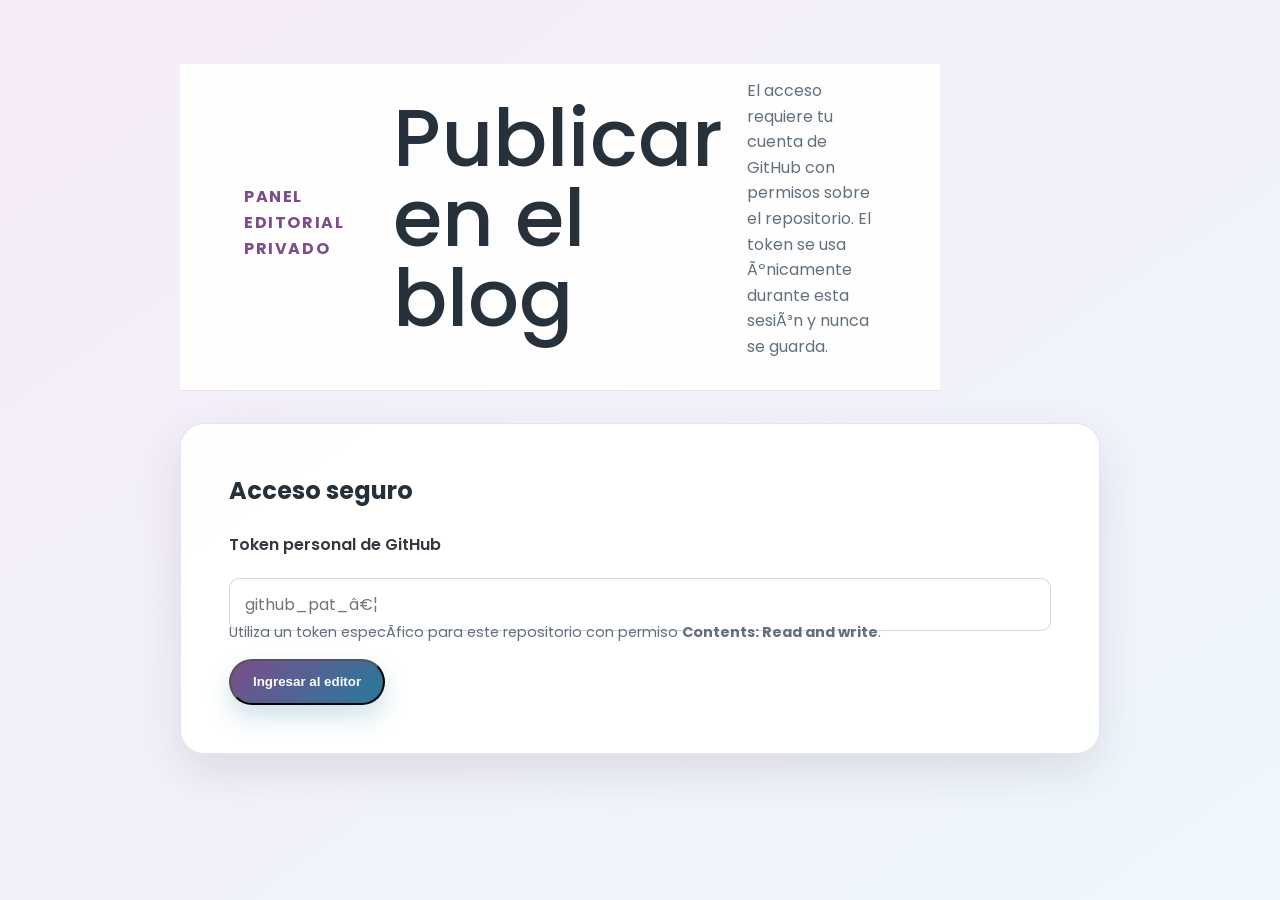
<file: admin.html>
<!DOCTYPE html>
<html lang="es">
<head>
  <meta charset="UTF-8">
  <meta name="viewport" content="width=device-width, initial-scale=1.0">
  <meta name="robots" content="noindex,nofollow,noarchive">
  <title>Editor privado | Paulina Lagos</title>
  <link rel="preconnect" href="https://fonts.googleapis.com">
  <link rel="preconnect" href="https://fonts.gstatic.com" crossorigin>
  <link href="https://fonts.googleapis.com/css2?family=DM+Serif+Display&family=Poppins:wght@300;400;500;600;700&display=swap" rel="stylesheet">
  <link rel="stylesheet" href="styles.css?v=20260803-resumen-500">
</head>
<body class="admin-body">
  <main class="admin-shell">
    <header class="admin-header">
      <p class="admin-kicker">Panel editorial privado</p>
      <h1>Publicar en el blog</h1>
      <p>El acceso requiere tu cuenta de GitHub con permisos sobre el repositorio. El token se usa Ãºnicamente durante esta sesiÃ³n y nunca se guarda.</p>
    </header>

    <section class="admin-card" id="acceso-editor">
      <h2>Acceso seguro</h2>
      <label for="github-token">Token personal de GitHub</label>
      <input id="github-token" type="password" autocomplete="off" spellcheck="false" placeholder="github_pat_â€¦">
      <p class="admin-ayuda">Utiliza un token especÃ­fico para este repositorio con permiso <strong>Contents: Read and write</strong>.</p>
      <button class="btn-principal" id="conectar-github" type="button">Ingresar al editor</button>
    </section>

    <form class="admin-card admin-form" id="form-publicacion" hidden>
      <div class="admin-sesion">
        <span id="cuenta-conectada"></span>
        <button id="cerrar-sesion" type="button">Cerrar sesiÃ³n</button>
      </div>
      <div class="admin-grid-dos">
        <label>TÃ­tulo<input name="title" required maxlength="100"></label>
        <label>CategorÃ­a<input name="category" required maxlength="50" placeholder="Salud femenina"></label>
      </div>
      <label>Resumen<textarea name="excerpt" required maxlength="500" rows="5"></textarea><small>Máximo 500 caracteres.</small></label>
      <label>ArtÃ­culo<textarea name="content" required rows="14" placeholder="Escribe el artÃ­culo. Separa los pÃ¡rrafos con una lÃ­nea en blanco."></textarea></label>
      <div class="admin-grid-dos">
        <label>Fecha de publicaciÃ³n<input name="publishedAt" required type="date"></label>
        <label>Foto de portada<input name="cover" type="file" accept="image/jpeg,image/png,image/webp"></label>
      </div>
      <label>DescripciÃ³n de la foto<input name="coverAlt" maxlength="140" placeholder="Describe brevemente lo que aparece en la imagen"></label>
      <label class="admin-check"><input name="featured" type="checkbox"> Mostrar como publicaciÃ³n principal</label>
      <div class="admin-acciones">
        <button class="btn-principal" type="submit">Publicar artÃ­culo</button>
        <a href="index.html#blog" target="_blank" rel="noopener">Ver blog</a>
      </div>
    </form>
    <p class="admin-estado" id="admin-estado" role="status" aria-live="polite"></p>
  </main>
  <script src="admin.js"></script>
</body>
</html>
</file>
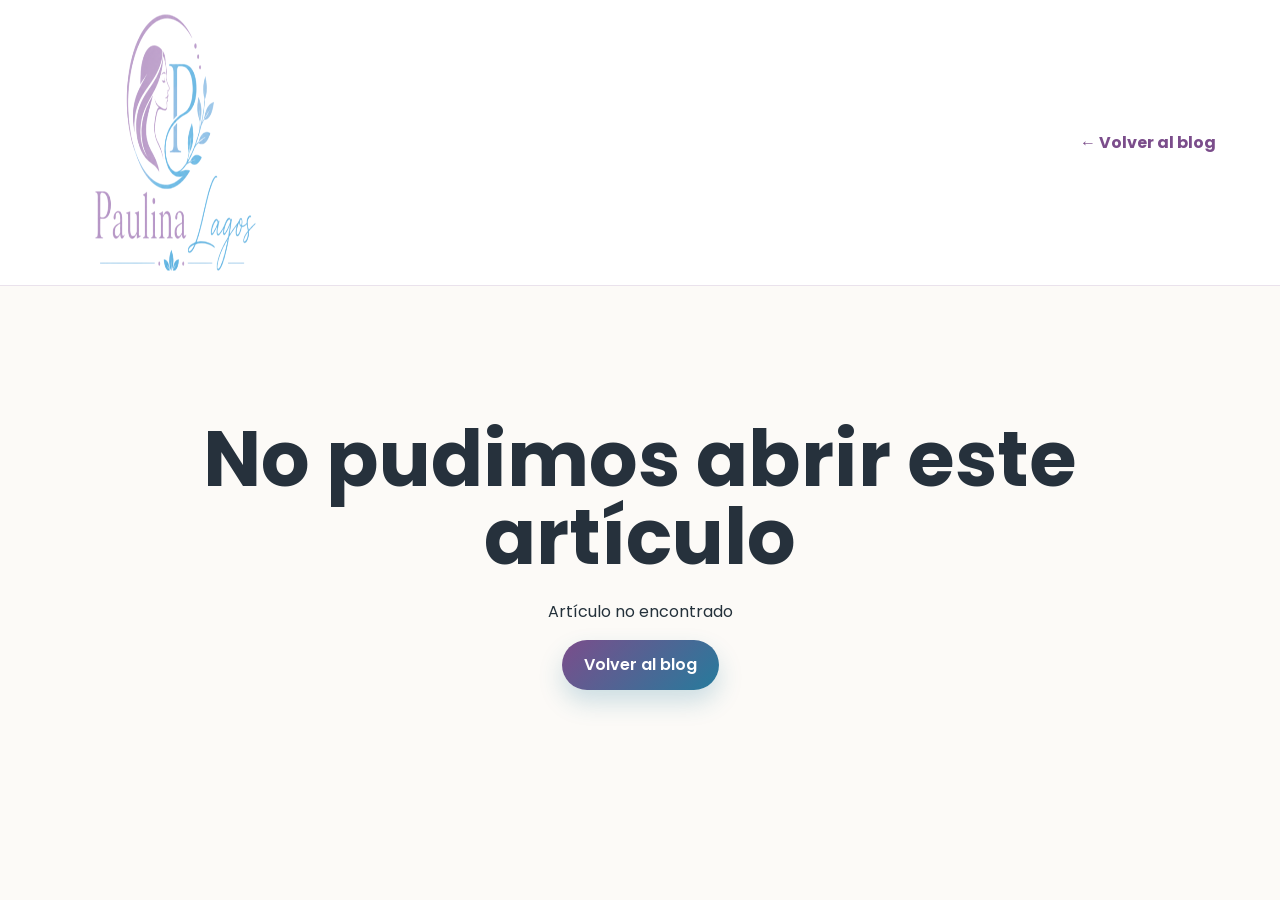
<file: articulo.html>
<!DOCTYPE html>
<html lang="es">
<head>
<meta charset="UTF-8">
<meta name="viewport" content="width=device-width, initial-scale=1.0">
<title>Artículo | Paulina Lagos</title>
<meta name="description" content="Información de nutrición y salud basada en evidencia, escrita por Paulina Lagos, nutricionista clínica.">
<meta property="og:title" content="Nutrición basada en evidencia | Paulina Lagos">
<meta property="og:description" content="Artículos claros sobre nutrición clínica, salud femenina y hábitos sostenibles.">
<meta property="og:image" content="https://nutripaulilagos.github.io/nutricionfemenina/paulina-lagos-perfil-v5.jpg">
<meta property="og:image:alt" content="Paulina Lagos, nutricionista clínica">
<meta property="og:type" content="article">
<meta name="twitter:card" content="summary_large_image">
<meta name="theme-color" content="#f8f1fb">
<link rel="preconnect" href="https://fonts.googleapis.com">
<link rel="preconnect" href="https://fonts.gstatic.com" crossorigin>
<link href="https://fonts.googleapis.com/css2?family=Poppins:wght@300;400;500;600;700&display=swap" rel="stylesheet">
<link rel="stylesheet" href="styles.css?v=20260811-lectura">
</head>
<body class="articulo-page">
<header class="articulo-nav">
<a class="articulo-logo" href="index.html#blog"><img src="logo-paulina-lagos-web.png" alt="Paulina Lagos Nutricionista" width="480" height="257"></a>
<a class="articulo-volver" href="index.html#blog">← Volver al blog</a>
</header>
<main id="articulo-publicado" class="articulo-main" aria-live="polite">
<p class="blog-error">Cargando artículo…</p>
</main>
<script src="articulo.js?v=20260811-puntuacion" defer></script>
</body>
</html>
</file>
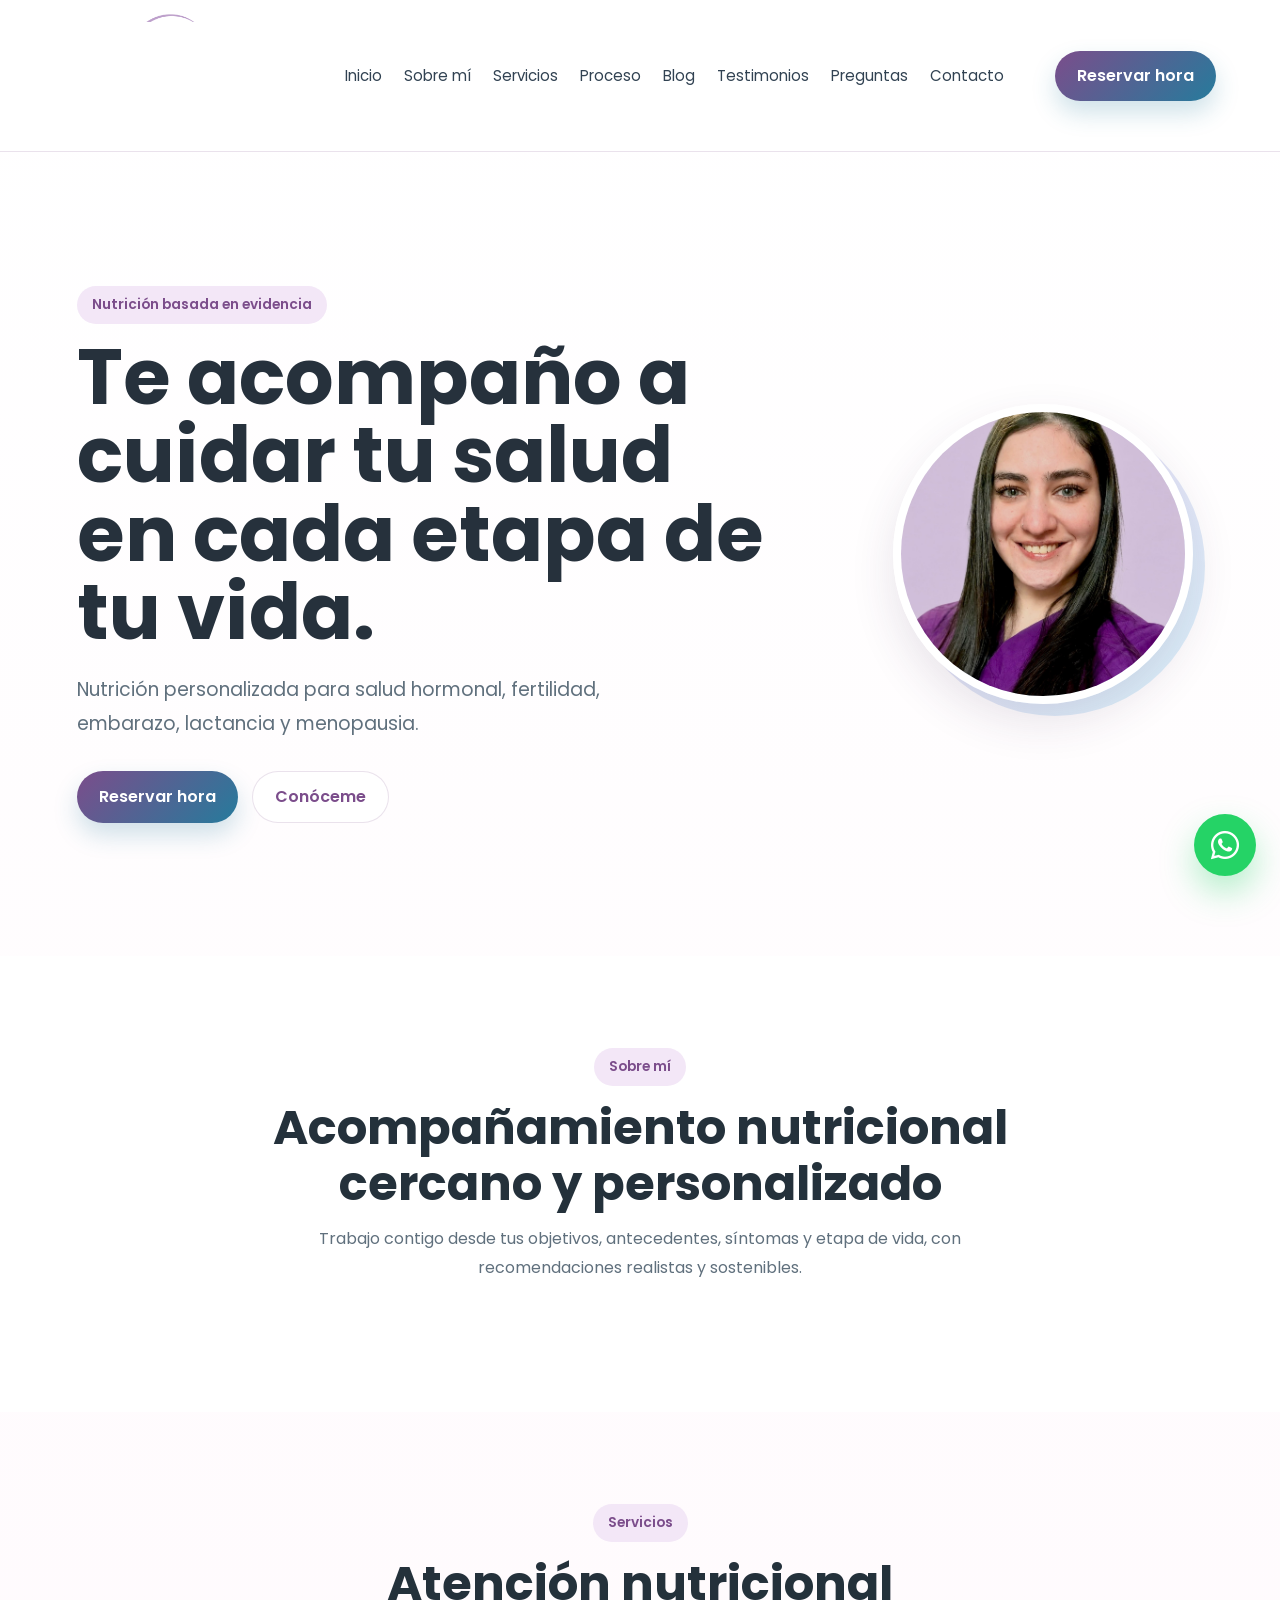
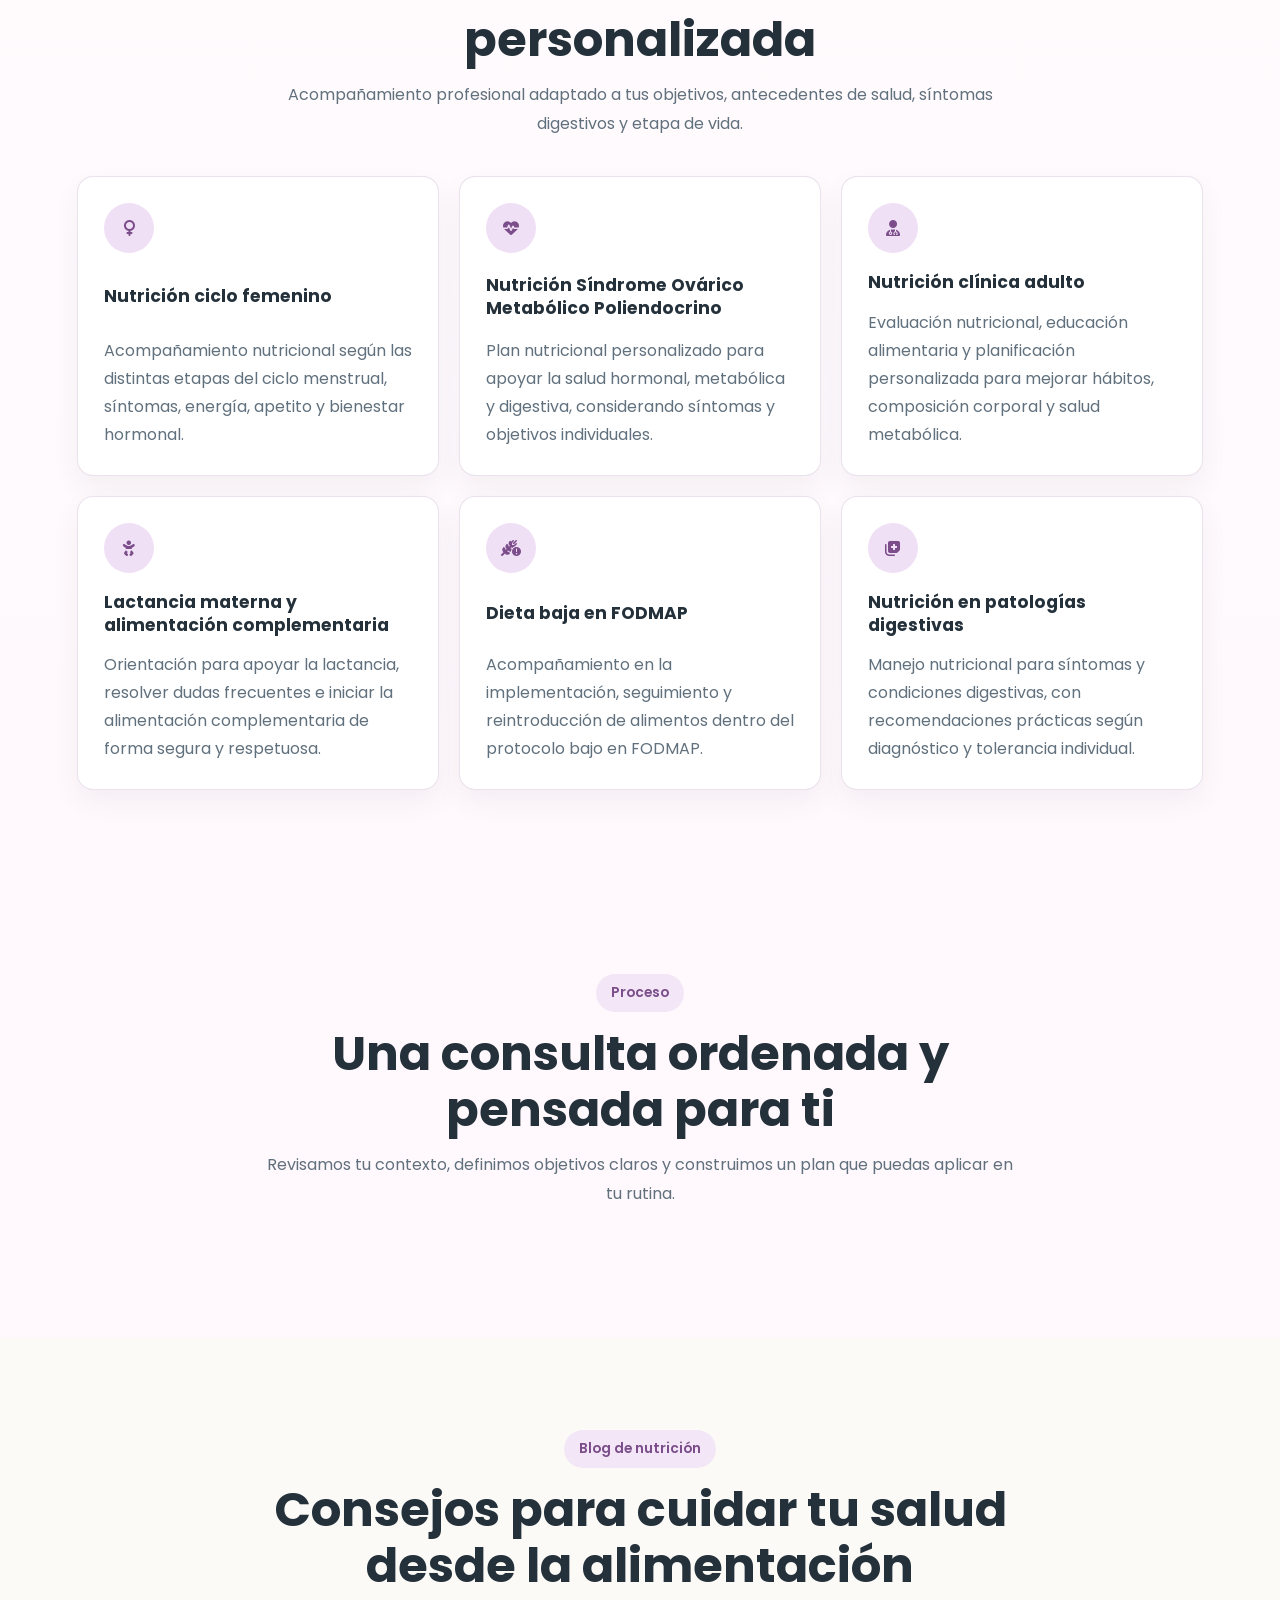
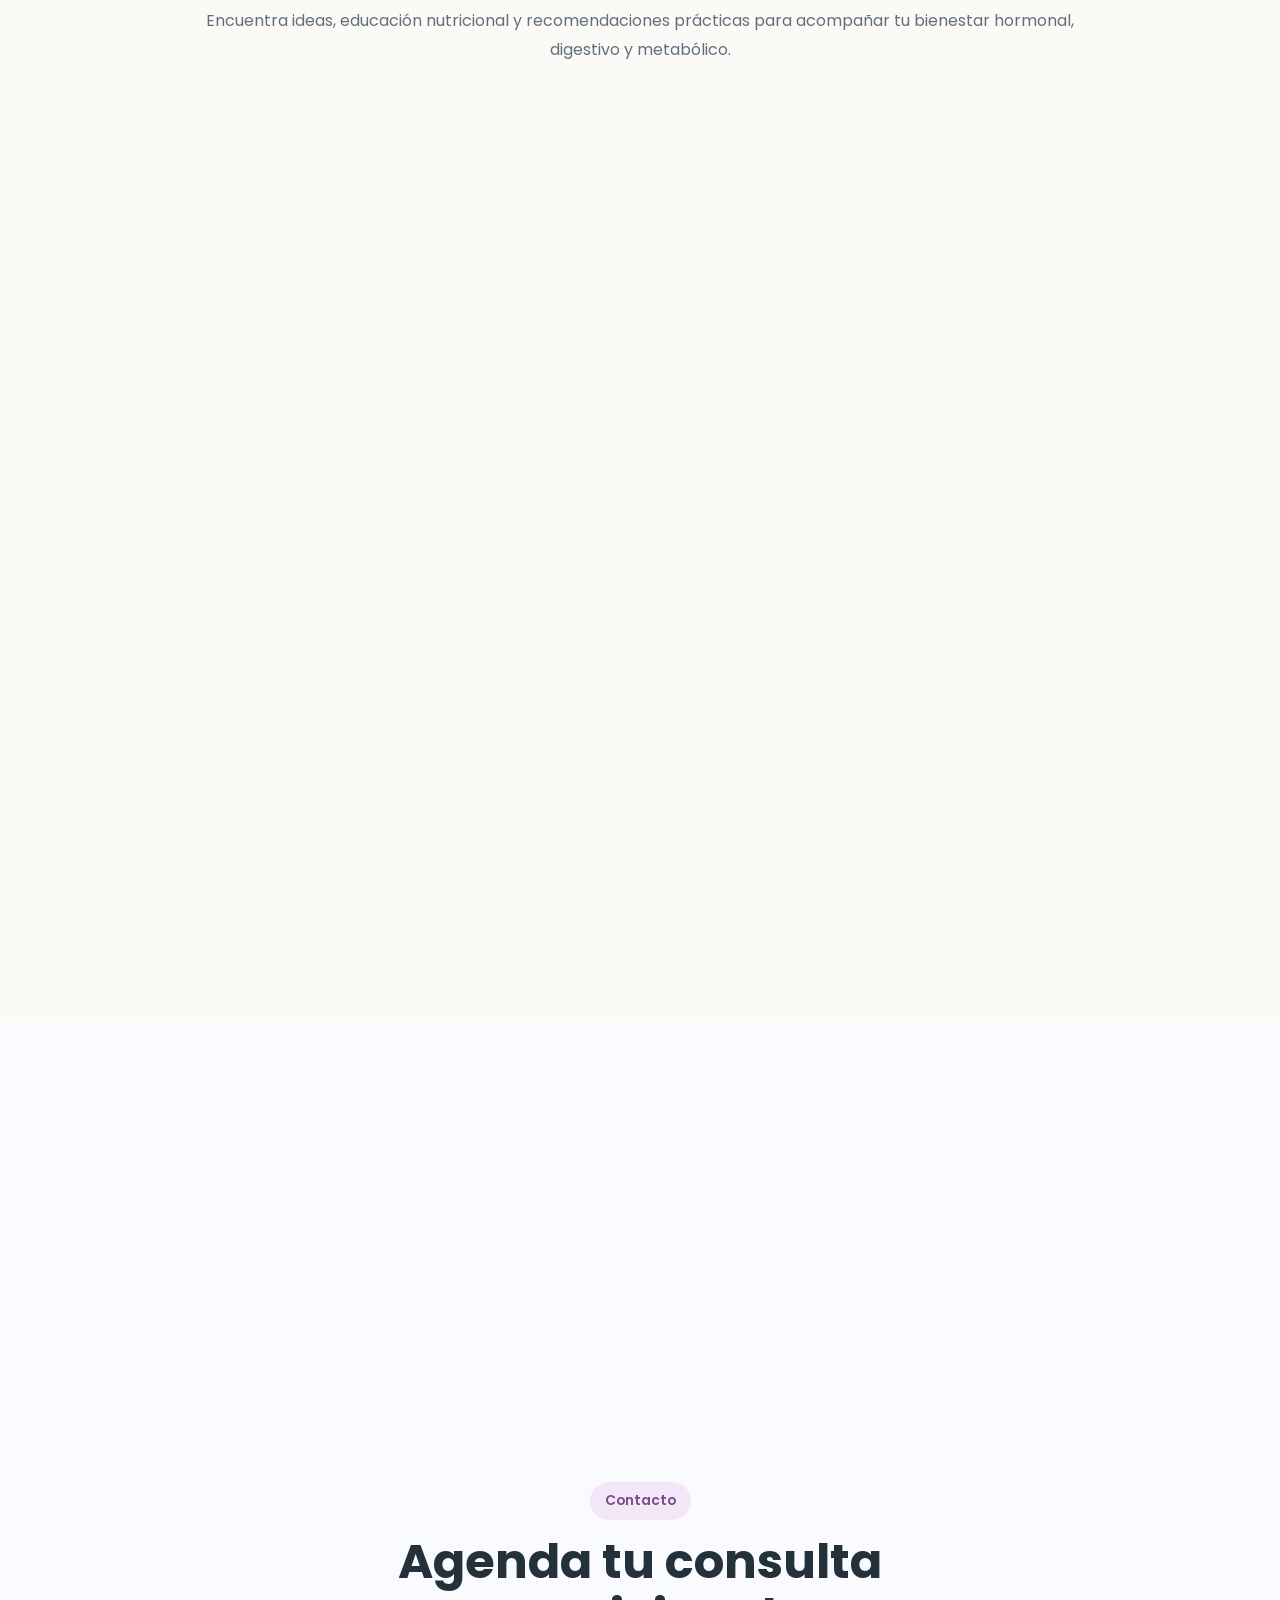
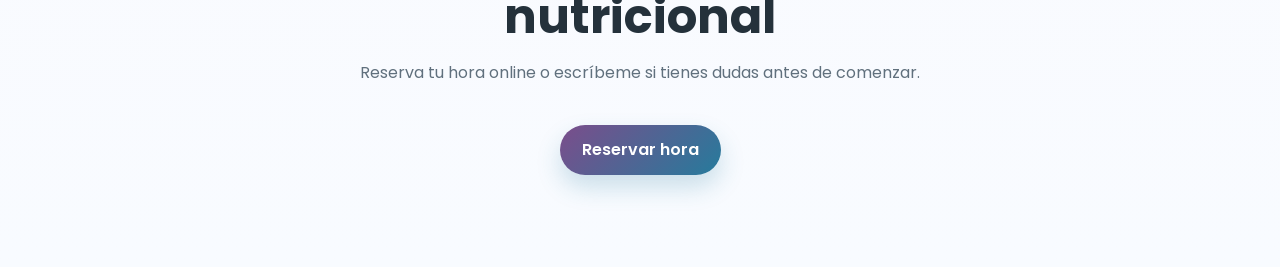
<file: index[1].html>
<!DOCTYPE html>
<html lang="es">
<head>
<meta charset="UTF-8">
<meta name="viewport" content="width=device-width, initial-scale=1.0">
<title>Paulina Lagos | Nutrición Femenina</title>
<meta name="description" content="Nutricionista especializada en salud hormonal femenina, fertilidad, embarazo, lactancia y menopausia.">
<link rel="preconnect" href="https://fonts.googleapis.com">
<link rel="preconnect" href="https://fonts.gstatic.com" crossorigin>
<link href="https://fonts.googleapis.com/css2?family=Poppins:wght@300;400;500;600;700&display=swap" rel="stylesheet">
<link rel="stylesheet" href="styles.css?v=20260704-imagenes">
<link rel="stylesheet" href="https://cdnjs.cloudflare.com/ajax/libs/font-awesome/6.7.2/css/all.min.css">
</head>
<body>
<header>
<a class="logo" href="#inicio" aria-label="Paulina Lagos Nutricionista">
<img src="logo-paulina-lagos.png" alt="Paulina Lagos Nutricionista">
</a>
<nav>
<a href="#inicio">Inicio</a>
<a href="#sobre">Sobre mí</a>
<a href="#servicios">Servicios</a>
<a href="#proceso">Proceso</a>
<a href="#blog">Blog</a>
<a href="#testimonios">Testimonios</a>
<a href="#faq">Preguntas</a>
<a href="#contacto">Contacto</a>
</nav>
<a class="agenda" href="https://nutricionfemenina.simplybook.me/v2/" target="_blank" rel="noopener">
Reservar hora
</a>
</header>

<main>
<section id="inicio" class="hero">
<div class="hero-texto">
<span>Nutrición basada en evidencia</span>
<h1>Te acompaño a cuidar tu salud en cada etapa de tu vida.</h1>
<p>Nutrición personalizada para salud hormonal, fertilidad, embarazo, lactancia y menopausia.</p>
<div class="hero-botones">
<a href="https://nutricionfemenina.simplybook.me/v2/" target="_blank" rel="noopener" class="btn-principal">
Reservar hora
</a>
<a href="#sobre" class="btn-secundario">
Conóceme
</a>
</div>
</div>
<div class="hero-imagen" aria-label="Paulina Lagos, nutricionista">
<img src="IMG_0456.jpeg" alt="Paulina Lagos, nutricionista">
</div>
</section>

<section id="sobre" class="sobre">
<div class="section-intro">
<span>Sobre mí</span>
<h2>Acompañamiento nutricional cercano y personalizado</h2>
<p>Trabajo contigo desde tus objetivos, antecedentes, síntomas y etapa de vida, con recomendaciones realistas y sostenibles.</p>
</div>
</section>

<section id="servicios" class="servicios">
<div class="section-intro">
<span>Servicios</span>
<h2>Atención nutricional personalizada</h2>
<p>Acompañamiento profesional adaptado a tus objetivos, antecedentes de salud, síntomas digestivos y etapa de vida.</p>
</div>
<div class="cards servicios-grid">
<article class="card servicio-card">
<div class="blog-icono">
<i class="fa-solid fa-venus"></i>
</div>
<h3>Nutrición ciclo femenino</h3>
<p>Acompañamiento nutricional según las distintas etapas del ciclo menstrual, síntomas, energía, apetito y bienestar hormonal.</p>
</article>
<article class="card servicio-card">
<div class="blog-icono">
<i class="fa-solid fa-heart-pulse"></i>
</div>
<h3>Nutrición Síndrome Ovárico Metabólico Poliendocrino</h3>
<p>Plan nutricional personalizado para apoyar la salud hormonal, metabólica y digestiva, considerando síntomas y objetivos individuales.</p>
</article>
<article class="card servicio-card">
<div class="blog-icono">
<i class="fa-solid fa-user-doctor"></i>
</div>
<h3>Nutrición clínica adulto</h3>
<p>Evaluación nutricional, educación alimentaria y planificación personalizada para mejorar hábitos, composición corporal y salud metabólica.</p>
</article>
<article class="card servicio-card">
<div class="blog-icono">
<i class="fa-solid fa-baby"></i>
</div>
<h3>Lactancia materna y alimentación complementaria</h3>
<p>Orientación para apoyar la lactancia, resolver dudas frecuentes e iniciar la alimentación complementaria de forma segura y respetuosa.</p>
</article>
<article class="card servicio-card">
<div class="blog-icono">
<i class="fa-solid fa-wheat-awn-circle-exclamation"></i>
</div>
<h3>Dieta baja en FODMAP</h3>
<p>Acompañamiento en la implementación, seguimiento y reintroducción de alimentos dentro del protocolo bajo en FODMAP.</p>
</article>
<article class="card servicio-card">
<div class="blog-icono">
<i class="fa-solid fa-notes-medical"></i>
</div>
<h3>Nutrición en patologías digestivas</h3>
<p>Manejo nutricional para síntomas y condiciones digestivas, con recomendaciones prácticas según diagnóstico y tolerancia individual.</p>
</article>
</div>
</section>

<section id="proceso" class="proceso">
<div class="section-intro">
<span>Proceso</span>
<h2>Una consulta ordenada y pensada para ti</h2>
<p>Revisamos tu contexto, definimos objetivos claros y construimos un plan que puedas aplicar en tu rutina.</p>
</div>
</section>

<section id="blog" class="blog">
<div class="section-intro">
<span>Blog de nutrición</span>
<h2>Consejos para cuidar tu salud desde la alimentación</h2>
<p>Encuentra ideas, educación nutricional y recomendaciones prácticas para acompañar tu bienestar hormonal, digestivo y metabólico.</p>
</div>
<div class="blog-grid">
<article class="blog-card blog-destacado">
<div class="blog-icono">
<i class="fa-solid fa-bowl-food"></i>
</div>
<span class="blog-categoria">Nutrición clínica</span>
<h3>Cómo armar un plato equilibrado</h3>
<p>Una guía simple para combinar proteínas, carbohidratos, verduras y grasas saludables en tu rutina diaria.</p>
<a href="#contacto">Quiero aprender más</a>
</article>
<article class="blog-card">
<div class="blog-icono">
<i class="fa-solid fa-seedling"></i>
</div>
<span class="blog-categoria">Bienestar hormonal</span>
<h3>Alimentación y ciclo menstrual</h3>
<p>Ideas para adaptar tus hábitos alimentarios a las distintas etapas del ciclo y escuchar mejor tu cuerpo.</p>
<a href="#contacto">Leer más</a>
</article>
<article class="blog-card">
<div class="blog-icono">
<i class="fa-solid fa-apple-whole"></i>
</div>
<span class="blog-categoria">Hábitos</span>
<h3>Colaciones prácticas y nutritivas</h3>
<p>Opciones fáciles para organizar snacks que aporten energía y saciedad durante el día.</p>
<a href="#contacto">Leer más</a>
</article>
<article class="blog-card">
<div class="blog-icono">
<i class="fa-solid fa-heart-pulse"></i>
</div>
<span class="blog-categoria">Salud femenina</span>
<h3>Hábitos sostenibles antes que dietas extremas</h3>
<p>Pequeños cambios que puedes mantener en el tiempo para mejorar tu relación con la comida.</p>
<a href="#contacto">Leer más</a>
</article>
</div>
</section>

<section id="testimonios" class="testimonios">
</section>

<section id="faq" class="faq">
</section>

<section id="contacto" class="contacto">
<div class="section-intro">
<span>Contacto</span>
<h2>Agenda tu consulta nutricional</h2>
<p>Reserva tu hora online o escríbeme si tienes dudas antes de comenzar.</p>
</div>
<a class="btn-principal" href="https://nutricionfemenina.simplybook.me/v2/" target="_blank" rel="noopener">Reservar hora</a>
</section>
</main>

<a href="https://wa.me/569XXXXXXXX" target="_blank" rel="noopener" class="whatsapp" aria-label="Escribir por WhatsApp">
<i class="fa-brands fa-whatsapp"></i>
</a>
<script src="script.js"></script>
</body>
</html>
</file>
<file: styles.css>
:root {
  --bg: #fff8fc;
  --panel: #ffffff;
  --text: #24313b;
  --muted: #60707d;
  --brand: #b985c8;
  --brand-dark: #7b4d8b;
  --accent: #70bddf;
  --soft: #f3e7f7;
  --line: rgba(123, 77, 139, 0.16);
  --shadow: 0 18px 45px rgba(68, 43, 79, 0.12);
}

* {
  box-sizing: border-box;
}

:focus-visible {
  outline: 3px solid var(--brand);
  outline-offset: 2px;
}

html {
  scroll-behavior: smooth;
}

body {
  margin: 0;
  font-family: "Poppins", Arial, sans-serif;
  color: var(--text);
  background: linear-gradient(180deg, #fff 0%, var(--bg) 55%, #f8fbff 100%);
  line-height: 1.6;
}

.skip-link {
  position: absolute;
  left: -999px;
  top: 1rem;
  padding: 0.85rem 1rem;
  background: var(--brand);
  color: #fff;
  border-radius: 999px;
  z-index: 100;
  transition: left 0.2s ease;
}

.skip-link:focus-visible {
  left: 1rem;
}

a {
  color: inherit;
  text-decoration: none;
}

img {
  display: block;
  max-width: 100%;
}

header {
  position: sticky;
  top: 0;
  z-index: 10;
  display: grid;
  grid-template-columns: auto 1fr auto;
  align-items: center;
  gap: 24px;
  padding: 14px clamp(20px, 5vw, 72px);
  background: rgba(255, 255, 255, 0.92);
  border-bottom: 1px solid var(--line);
  backdrop-filter: blur(16px);
  transition: background 0.25s ease, box-shadow 0.25s ease;
}

header.scrolled {
  background: rgba(255, 255, 255, 0.98);
  box-shadow: 0 8px 24px rgba(0, 0, 0, 0.08);
}

section {
  scroll-margin-top: 170px;
}

.logo {
  width: clamp(160px, 18vw, 240px);
}

.logo img {
  width: 100%;
  height: auto;
  object-fit: contain;
}

.menu-toggle {
  display: none;
  place-items: center;
  width: 46px;
  height: 46px;
  padding: 0;
  border: 1px solid var(--line);
  border-radius: 50%;
  color: var(--brand-dark);
  background: #fff;
  font-size: 1.15rem;
  cursor: pointer;
}

.agenda-corto {
  display: none;
}

nav {
  display: flex;
  justify-content: center;
  flex-wrap: wrap;
  gap: 10px 22px;
  font-size: 0.94rem;
  color: #314252;
}

nav a {
  padding: 8px 0;
  transition: color 0.2s ease;
}

nav a:hover,
nav a:focus-visible {
  color: var(--brand-dark);
}

.agenda,
.btn-principal,
.btn-secundario {
  display: inline-flex;
  align-items: center;
  justify-content: center;
  min-height: 46px;
  padding: 12px 22px;
  border-radius: 999px;
  font-weight: 600;
  white-space: nowrap;
}

.agenda,
.btn-principal {
  color: #fff;
  background: linear-gradient(135deg, var(--brand-dark), #267b9c);
  box-shadow: 0 12px 24px rgba(38, 123, 156, 0.22);
}

.agenda:hover,
.agenda:focus-visible,
.btn-principal:hover,
.btn-principal:focus-visible {
  background: linear-gradient(135deg, #653b74, #1f6886);
}

.btn-secundario {
  color: var(--brand-dark);
  background: #fff;
  border: 1px solid var(--line);
}

.btn-secundario:hover,
.btn-secundario:focus-visible {
  background: #f8f2fa;
}

.hero {
  display: grid;
  grid-template-columns: minmax(0, 1fr) minmax(240px, 320px);
  align-items: center;
  gap: clamp(32px, 7vw, 92px);
  min-height: calc(100vh - 96px);
  padding: clamp(56px, 8vw, 96px) clamp(20px, 6vw, 92px);
}

.hero-texto {
  max-width: 690px;
}

.hero-texto span,
.section-intro span,
.blog-categoria {
  display: inline-flex;
  margin-bottom: 14px;
  padding: 8px 15px;
  border-radius: 999px;
  color: var(--brand-dark);
  background: var(--soft);
  font-size: 0.86rem;
  font-weight: 600;
}

h1,
h2,
h3,
p {
  margin-top: 0;
}

h1 {
  margin-bottom: 22px;
  font-size: clamp(2.4rem, 6vw, 5.4rem);
  line-height: 1.02;
  letter-spacing: 0;
  color: #26313c;
}

.hero-texto p {
  max-width: 610px;
  margin-bottom: 30px;
  color: var(--muted);
  font-size: clamp(1rem, 2vw, 1.18rem);
  line-height: 1.8;
}

.hero-botones {
  display: flex;
  flex-wrap: wrap;
  gap: 14px;
}

.hero-confianza {
  display: flex;
  flex-wrap: wrap;
  gap: 10px 22px;
  margin: 26px 0 0;
  padding: 0;
  color: var(--muted);
  font-size: 0.88rem;
  list-style: none;
}

.hero-confianza li {
  position: relative;
  padding-left: 18px;
}

.hero-confianza li::before {
  content: "✓";
  position: absolute;
  left: 0;
  color: var(--brand-dark);
  font-weight: 700;
}

.hero-imagen {
  position: relative;
  z-index: 0;
  isolation: isolate;
  justify-self: center;
  width: min(100%, 300px);
  aspect-ratio: 1 / 1;
  overflow: visible;
  flex: 0 0 auto;
}

.hero-imagen::before {
  content: "";
  position: absolute;
  inset: 12px -12px -12px 12px;
  border-radius: 50%;
  background: linear-gradient(135deg, #ead5f1, #d9f2fb);
  z-index: -1;
}

.hero-imagen img {
  position: relative;
  z-index: 1;
  display: block;
  width: 100%;
  height: 100%;
  aspect-ratio: 1 / 1;
  object-fit: cover;
  object-position: center top;
  border: 8px solid #fff;
  border-radius: 50%;
  box-shadow: var(--shadow);
}

section {
  padding: clamp(56px, 8vw, 92px) clamp(20px, 6vw, 92px);
}

.section-intro {
  max-width: 760px;
  margin: 0 auto 38px;
  text-align: center;
}

.section-intro h2 {
  margin-bottom: 14px;
  font-size: clamp(1.8rem, 4vw, 3rem);
  line-height: 1.15;
  letter-spacing: 0;
}

.section-intro p {
  color: var(--muted);
  line-height: 1.8;
}

.sobre {
  background: #fff;
}

.sobre-contenido {
  display: grid;
  grid-template-columns: minmax(0, 1.2fr) minmax(280px, 0.8fr);
  gap: clamp(36px, 7vw, 88px);
  align-items: center;
  max-width: 1120px;
  margin: 0 auto;
}

.sobre-presentacion > span {
  display: inline-flex;
  margin-bottom: 14px;
  padding: 8px 15px;
  border-radius: 999px;
  color: var(--brand-dark);
  background: var(--soft);
  font-size: 0.86rem;
  font-weight: 600;
}

.sobre-presentacion h2 {
  margin-bottom: 20px;
  font-size: clamp(1.8rem, 4vw, 3rem);
  line-height: 1.15;
}

.sobre-presentacion p {
  color: var(--muted);
  line-height: 1.8;
}

.sobre-destacados {
  display: grid;
  gap: 14px;
}

.sobre-dato {
  display: grid;
  grid-template-columns: 48px 1fr;
  gap: 15px;
  align-items: center;
  padding: 18px;
  border: 1px solid var(--line);
  border-radius: 14px;
  background: linear-gradient(135deg, #fff, #fbf5fd);
  box-shadow: 0 10px 24px rgba(68, 43, 79, 0.06);
}

.sobre-dato i {
  display: grid;
  place-items: center;
  width: 48px;
  height: 48px;
  border-radius: 50%;
  color: var(--brand-dark);
  background: var(--soft);
  font-size: 1.15rem;
}

.sobre-dato strong,
.sobre-dato span {
  display: block;
}

.sobre-dato strong {
  margin-bottom: 3px;
}

.sobre-dato span {
  color: var(--muted);
  font-size: 0.9rem;
  line-height: 1.45;
}

.cards,
.blog-grid {
  display: grid;
  grid-template-columns: repeat(3, minmax(0, 1fr));
  gap: 20px;
  max-width: 1180px;
  margin: 0 auto;
}

.card,
.blog-card {
  display: flex;
  flex-direction: column;
  justify-content: space-between;
  min-height: 260px;
  padding: 26px;
  border: 1px solid var(--line);
  border-radius: 16px;
  background: var(--panel);
  box-shadow: 0 12px 28px rgba(68, 43, 79, 0.06);
  transition: transform 0.25s ease, box-shadow 0.25s ease, opacity 0.6s ease, transform 0.6s ease;
  opacity: 0;
  transform: translateY(32px);
}

.card.visible,
.blog-card.visible {
  opacity: 1;
  transform: translateY(0);
}

.card:hover,
.blog-card:hover {
  transform: translateY(-4px);
  box-shadow: 0 18px 32px rgba(68, 43, 79, 0.12);
}

.blog-icono {
  display: grid;
  place-items: center;
  width: 50px;
  height: 50px;
  margin-bottom: 18px;
  border-radius: 50%;
  color: var(--brand-dark);
  background: #f0e0f5;
}

.card h3,
.blog-card h3 {
  margin-bottom: 14px;
  font-size: 1.08rem;
  line-height: 1.35;
}

.card p,
.blog-card p {
  margin-bottom: 0;
  color: var(--muted);
  line-height: 1.75;
}

.seccion-cta {
  display: flex;
  align-items: center;
  justify-content: center;
  flex-wrap: wrap;
  gap: 14px 22px;
  margin: 34px auto 0;
  text-align: center;
}

.seccion-cta p {
  margin: 0;
  color: var(--muted);
}

.proceso-grid {
  display: grid;
  grid-template-columns: repeat(4, minmax(0, 1fr));
  gap: 18px;
  max-width: 1180px;
  margin: 0 auto;
}

.proceso-grid article {
  padding: 26px;
  border: 1px solid var(--line);
  border-radius: 18px;
  background: linear-gradient(135deg, #fff, #fbf5fd);
  box-shadow: 0 12px 28px rgba(68, 43, 79, 0.06);
}

.proceso-grid strong {
  display: grid;
  place-items: center;
  width: 42px;
  height: 42px;
  margin-bottom: 18px;
  border-radius: 50%;
  color: #fff;
  background: var(--brand-dark);
}

.proceso-grid h3 {
  margin-bottom: 10px;
}

.proceso-grid p {
  margin: 0;
  color: var(--muted);
}

.blog {
  background: linear-gradient(180deg, #fff, #f7fbff);
}

.blog-grid {
  grid-template-columns: repeat(4, minmax(0, 1fr));
}

.blog-destacado {
  grid-column: span 2;
  background: linear-gradient(135deg, #fff, #edf8fd);
}

.blog-card a {
  display: inline-flex;
  margin-top: 20px;
  color: var(--brand-dark);
  font-weight: 700;
}

.contacto {
  text-align: center;
}

.footer {
  padding: clamp(28px, 4vw, 42px) clamp(20px, 6vw, 92px);
  text-align: center;
  background: #fff;
  border-top: 1px solid var(--line);
}

.footer-content {
  max-width: 980px;
  margin: 0 auto;
  color: var(--muted);
  display: flex;
  flex-direction: column;
  gap: 12px;
}

.footer-content a {
  color: var(--brand-dark);
  text-decoration: underline;
}

.whatsapp {
  position: fixed;
  right: 24px;
  bottom: 24px;
  z-index: 20;
  display: grid;
  place-items: center;
  width: 62px;
  height: 62px;
  border-radius: 50%;
  color: #fff;
  background: #25d366;
  box-shadow: 0 16px 34px rgba(37, 211, 102, 0.35);
  font-size: 2rem;
}

@media (max-width: 980px) {
  header {
    grid-template-columns: auto 1fr auto;
    gap: 12px;
    padding: 10px 24px;
  }

  section {
    scroll-margin-top: 90px;
  }

  .logo {
    grid-column: 1;
    grid-row: 1;
    width: 145px;
  }

  .agenda {
    grid-column: 2;
    grid-row: 1;
    justify-self: end;
  }

  .menu-toggle {
    display: grid;
    grid-column: 3;
    grid-row: 1;
  }

  nav {
    display: none;
    grid-column: 1 / -1;
    grid-row: 2;
    width: 100%;
    padding: 14px 0 6px;
    border-top: 1px solid var(--line);
  }

  header.menu-open nav {
    display: flex;
  }

  .hero,
  .sobre-contenido {
    grid-template-columns: 1fr;
    text-align: center;
  }

  .sobre-destacados {
    width: min(100%, 620px);
    margin: 0 auto;
    text-align: left;
  }

  .hero-texto {
    margin: 0 auto;
  }

  .hero-botones {
    justify-content: center;
  }

  .hero-confianza {
    justify-content: center;
  }

  .cards,
  .blog-grid {
    grid-template-columns: repeat(2, minmax(0, 1fr));
  }

  .proceso-grid {
    grid-template-columns: repeat(2, minmax(0, 1fr));
  }
}

@media (max-width: 640px) {
  header {
    padding: 12px 16px;
  }

  nav {
    flex-direction: column;
    align-items: center;
    gap: 2px;
    font-size: 0.86rem;
  }

  .agenda {
    min-height: 42px;
    padding: 9px 18px;
  }

  .agenda-largo {
    display: none;
  }

  .agenda-corto {
    display: inline;
  }

  .hero {
    min-height: auto;
    padding-top: 42px;
  }

  h1 {
    font-size: 2.25rem;
  }

  .cards,
  .blog-grid,
  .blog-destacado {
    grid-template-columns: 1fr;
    grid-column: auto;
  }

  .proceso-grid {
    grid-template-columns: 1fr;
  }

  .whatsapp {
    right: 16px;
    bottom: 16px;
    width: 56px;
    height: 56px;
  }
}
/* Revista digital */
.recetario {
  background: linear-gradient(180deg, #fff8fc 0%, #f3faff 100%);
}

.recetario-editorial {
  display: grid;
  grid-template-columns: minmax(0, 1.25fr) minmax(300px, .75fr);
  gap: 26px;
  max-width: 1180px;
  margin: 0 auto;
}

.recetario-grid {
  display: grid;
  gap: 26px;
}

.recetario-card {
  display: flex;
  flex-direction: column;
  overflow: hidden;
  border: 1px solid var(--line);
  border-radius: 22px;
  background: #fff;
  box-shadow: var(--shadow);
}

.recetario-card-destacada .recetario-card-imagen {
  min-height: 390px;
  flex: 1;
}

.recetario-card-imagen {
  display: block;
  overflow: hidden;
  aspect-ratio: 1200 / 624;
  background: var(--soft);
}

.recetario-card-imagen img {
  width: 100%;
  height: 100%;
  object-fit: cover;
  transition: transform .35s ease;
}

.recetario-card:hover .recetario-card-imagen img {
  transform: scale(1.035);
}

.recetario-card-contenido {
  display: flex;
  flex: 1;
  flex-direction: column;
  padding: 28px;
}

.recetario-card-destacada .recetario-card-contenido {
  padding: clamp(30px, 4vw, 48px);
}

.recetario-card h3 {
  margin: 12px 0;
  font-size: clamp(1.45rem, 2.8vw, 2.2rem);
  font-weight: 600;
  line-height: 1.15;
}

.recetario-card-destacada h3 {
  font-size: clamp(2rem, 4vw, 3.25rem);
}

.recetario-card-contenido > p:not(.blog-meta) {
  color: var(--muted);
}

.recetario-card .blog-leer {
  margin-top: auto;
}

.recetario-cta {
  flex-wrap: wrap;
  max-width: 950px;
  margin: 38px auto 0;
}

@media (max-width: 900px) {
  .recetario-editorial {
    grid-template-columns: 1fr;
  }

  .recetario-grid {
    grid-template-columns: repeat(2, minmax(0, 1fr));
  }

  .recetario-card-destacada .recetario-card-imagen {
    min-height: 0;
  }
}

@media (max-width: 640px) {
  .recetario-grid {
    grid-template-columns: 1fr;
  }

  .recetario-card,
  .recetario-card-imagen {
    border-radius: 16px;
  }

  .recetario-card-contenido,
  .recetario-card-destacada .recetario-card-contenido {
    padding: 24px;
  }

  .recetario-cta {
    align-items: stretch;
    flex-direction: column;
  }

  .recetario-cta a {
    justify-content: center;
  }
}

.blog {
  background: #fcfaf7;
}

.blog .section-intro {
  max-width: 880px;
}

.revista-publicaciones {
  max-width: 1180px;
  margin: 0 auto;
}

.revista-destacada {
  display: grid;
  grid-template-columns: minmax(0, 1.08fr) minmax(300px, 0.92fr);
  min-height: 480px;
  overflow: hidden;
  border: 1px solid rgba(48, 42, 38, 0.12);
  background: #fff;
  box-shadow: 0 24px 60px rgba(48, 42, 38, 0.1);
}

.revista-destacada-portada,
.revista-card-portada,
.blog-lector-portada {
  display: grid;
  place-items: center;
  overflow: hidden;
  color: #fff;
  background: linear-gradient(145deg, #a777b9, #6dbde0);
}

.revista-destacada-portada i,
.revista-card-portada i {
  font-size: clamp(3rem, 8vw, 7rem);
  opacity: 0.75;
}

.revista-destacada-portada img,
.revista-card-portada img,
.blog-lector-portada img {
  width: 100%;
  height: 100%;
  object-fit: cover;
}

.revista-destacada-contenido {
  display: flex;
  flex-direction: column;
  justify-content: center;
  padding: clamp(32px, 5vw, 64px);
}

.revista-destacada h3 {
  margin-bottom: 18px;
  color: #27242a;
  font-size: clamp(2rem, 4vw, 3.5rem);
  font-weight: 500;
  line-height: 1.03;
}

.revista-destacada-contenido > p:not(.blog-meta),
.revista-card-contenido > p:not(.blog-meta) {
  color: var(--muted);
}

.blog-meta {
  margin: 14px 0 20px;
  color: #857989;
  font-size: 0.83rem;
  letter-spacing: 0.02em;
}

.blog-leer {
  align-self: flex-start;
  padding: 0 0 5px;
  border: 0;
  border-bottom: 2px solid var(--accent);
  color: var(--brand-dark);
  background: transparent;
  font: inherit;
  font-weight: 700;
  cursor: pointer;
}

.revista-grid {
  display: grid;
  grid-template-columns: repeat(3, minmax(0, 1fr));
  gap: 24px;
  margin-top: 28px;
}

.revista-card {
  overflow: hidden;
  border: 1px solid rgba(48, 42, 38, 0.1);
  background: #fff;
  box-shadow: 0 14px 34px rgba(48, 42, 38, 0.07);
}

.revista-card-portada {
  aspect-ratio: 16 / 10;
}

.revista-card-contenido {
  padding: 26px;
}

.revista-card h3 {
  margin-bottom: 12px;
  font-size: 1.65rem;
  font-weight: 500;
  line-height: 1.12;
}

.blog-lector {
  width: min(940px, calc(100% - 32px));
  max-height: 92vh;
  padding: 0;
  overflow: auto;
  border: 0;
  background: #fcfaf7;
  box-shadow: 0 30px 90px rgba(28, 20, 31, 0.35);
}

.blog-lector::backdrop {
  background: rgba(28, 20, 31, 0.72);
  backdrop-filter: blur(5px);
}

.blog-lector-cerrar {
  position: sticky;
  top: 16px;
  z-index: 3;
  float: right;
  width: 44px;
  height: 44px;
  margin: 16px 16px -60px 0;
  border: 0;
  border-radius: 50%;
  color: #2f2733;
  background: rgba(255, 255, 255, 0.94);
  box-shadow: 0 8px 24px rgba(0, 0, 0, 0.14);
  font-size: 1.45rem;
  cursor: pointer;
}

.blog-lector-portada {
  aspect-ratio: 16 / 8;
}

.blog-lector-cabecera,
.blog-lector-cuerpo {
  max-width: 720px;
  margin: 0 auto;
  padding-inline: clamp(24px, 7vw, 72px);
}

.blog-lector-cabecera {
  padding-top: 48px;
}

.blog-lector-cabecera h2 {
  margin-bottom: 18px;
  color: #262129;
  font-size: clamp(2.2rem, 6vw, 4.5rem);
  font-weight: 500;
  line-height: 1;
}

.blog-bajada {
  color: #554d59;
  font-size: 1.16rem;
  line-height: 1.75;
}

.blog-lector-cuerpo {
  padding-top: 24px;
  padding-bottom: 70px;
  color: #3f3942;
  font-family: Georgia, "Times New Roman", serif;
  font-size: 1.12rem;
  line-height: 1.95;
}

.blog-lector-cuerpo p:first-child::first-letter {
  float: left;
  margin: 10px 10px 0 0;
  color: var(--brand-dark);
  font-size: 4.5rem;
  line-height: 0.75;
}

.blog-error {
  padding: 30px;
  text-align: center;
}

/* Editor privado */
.admin-body {
  min-height: 100vh;
  background: linear-gradient(145deg, #f6ebf7, #eef8fc);
}

.admin-shell {
  width: min(920px, calc(100% - 32px));
  margin: 0 auto;
  padding: 64px 0 90px;
}

.admin-header {
  max-width: 760px;
  margin-bottom: 32px;
}

.admin-kicker {
  margin-bottom: 8px;
  color: var(--brand-dark);
  font-weight: 700;
  letter-spacing: 0.1em;
  text-transform: uppercase;
}

.admin-header h1 {
  margin-bottom: 18px;
  font-family: "Poppins", Arial, sans-serif;
  font-size: clamp(2.6rem, 7vw, 5rem);
  font-weight: 500;
  line-height: 1;
}

.admin-header p:last-child {
  color: var(--muted);
}

.admin-card {
  padding: clamp(26px, 5vw, 48px);
  border: 1px solid var(--line);
  border-radius: 24px;
  background: rgba(255, 255, 255, 0.94);
  box-shadow: var(--shadow);
}

.admin-card[hidden] {
  display: none;
}

.admin-card h2 {
  margin-bottom: 22px;
}

.admin-card label {
  display: grid;
  gap: 8px;
  margin-bottom: 20px;
  color: #3b3340;
  font-weight: 600;
}

.admin-card input,
.admin-card textarea {
  width: 100%;
  padding: 13px 15px;
  border: 1px solid rgba(123, 77, 139, 0.25);
  border-radius: 10px;
  color: var(--text);
  background: #fff;
  font: inherit;
}

.admin-card textarea {
  resize: vertical;
}

.admin-ayuda {
  margin-top: -10px;
  color: var(--muted);
  font-size: 0.9rem;
}

.admin-grid-dos {
  display: grid;
  grid-template-columns: repeat(2, minmax(0, 1fr));
  gap: 20px;
}

.admin-check {
  display: flex !important;
  grid-template-columns: auto 1fr;
  align-items: center;
}

.admin-check input {
  width: 20px;
  height: 20px;
}

.admin-sesion,
.admin-acciones {
  display: flex;
  align-items: center;
  justify-content: space-between;
  gap: 18px;
}

.admin-sesion {
  margin-bottom: 28px;
  padding-bottom: 18px;
  border-bottom: 1px solid var(--line);
}

.admin-sesion button {
  border: 0;
  color: var(--brand-dark);
  background: transparent;
  font: inherit;
  font-weight: 600;
  cursor: pointer;
}

.admin-acciones a {
  color: var(--brand-dark);
  font-weight: 600;
  text-decoration: underline;
}

.admin-estado {
  min-height: 28px;
  margin: 20px 4px 0;
  font-weight: 600;
}

.admin-estado.success { color: #187247; }
.admin-estado.error { color: #a52b42; }

@media (max-width: 820px) {
  .revista-destacada {
    grid-template-columns: 1fr;
  }

  .revista-destacada-portada {
    min-height: 320px;
  }

  .revista-grid {
    grid-template-columns: 1fr;
  }
}

@media (max-width: 640px) {
  .admin-grid-dos {
    grid-template-columns: 1fr;
    gap: 0;
  }

  .admin-acciones {
    align-items: stretch;
    flex-direction: column;
  }

  .blog-lector-cabecera h2 {
    font-size: 2.5rem;
  }
}

/* Tipografía consistente para todos los títulos */
h1,
h2,
h3,
.revista-destacada h3,
.revista-card h3,
.blog-lector-cabecera h2,
.admin-header h1 {
  font-family: "Poppins", Arial, sans-serif;
}

/* Comentarios y testimonios */
.testimonios-comentarios {
  max-width: 920px;
  margin: 56px auto 0;
  padding: clamp(26px, 5vw, 48px);
  border: 1px solid var(--line);
  border-radius: 24px;
  background: #fff;
  box-shadow: var(--shadow);
}

.testimonios-comentarios .section-intro {
  margin-bottom: 28px;
}

.testimonios-comentarios .section-intro h3 {
  margin-bottom: 12px;
  font-size: clamp(1.6rem, 3vw, 2.3rem);
}

#disqus_thread {
  min-height: 180px;
}

.blog-lector-cuerpo h3 {
  margin: 2.2rem 0 0.8rem;
  color: #2d2730;
  font-size: clamp(1.35rem, 3vw, 1.8rem);
  line-height: 1.25;
}

.blog-lector-cuerpo ul {
  margin: 0 0 1.6rem;
  padding-left: 1.35rem;
}

.blog-lector-cuerpo li {
  margin-bottom: 0.55rem;
  padding-left: 0.3rem;
}

/* Corrección de portada completa y desplazamiento del lector */
.blog-lector {
  height: min(92dvh, 900px);
  max-height: 92dvh;
  overflow: hidden;
  overscroll-behavior: contain;
}

.blog-lector-articulo {
  height: 100%;
  overflow-x: hidden;
  overflow-y: auto;
  overscroll-behavior-y: contain;
  scrollbar-gutter: stable;
  touch-action: pan-y;
  -webkit-overflow-scrolling: touch;
}

.blog-lector-cerrar {
  position: absolute;
  top: 16px;
  right: 16px;
  float: none;
  margin: 0;
}

.blog-lector-portada {
  min-height: 0;
  aspect-ratio: auto;
  padding: clamp(10px, 2vw, 18px);
  background: #f7f2f8;
}

.blog-lector-portada img {
  width: 100%;
  height: auto;
  max-height: 72dvh;
  object-fit: contain;
}

.blog-lector-portada img {
  width: auto;
  max-width: 100%;
  margin-inline: auto;
}

/* Lector estable: fondo bloqueado y scroll en el artículo completo */
body.blog-abierto {
  overflow: hidden;
  height: 100%;
  touch-action: none;
}

.blog-lector {
  height: auto;
  max-height: 92dvh;
  overflow-x: hidden;
  overflow-y: auto;
  overscroll-behavior: contain;
  touch-action: pan-y;
  -webkit-overflow-scrolling: touch;
}

.blog-lector-articulo {
  height: auto;
  min-height: 0;
  overflow: visible;
  touch-action: auto;
}


/* Página completa para leer artículos */
.articulo-page {
  min-height: 100vh;
  background: #fcfaf7;
}
.articulo-nav {
  position: relative;
  display: flex;
  grid-template-columns: none;
  justify-content: space-between;
  padding: 14px clamp(20px, 5vw, 72px);
}
.articulo-logo { width: clamp(145px, 18vw, 220px); }
.articulo-volver {
  color: var(--brand-dark);
  font-weight: 700;
}
.articulo-main {
  width: min(100%, 1100px);
  margin: 0 auto;
  padding: clamp(24px, 5vw, 64px) clamp(18px, 4vw, 44px) 96px;
}
.articulo-publicacion {
  overflow: hidden;
  border: 1px solid var(--line);
  border-radius: 24px;
  background: #fff;
  box-shadow: var(--shadow);
}
.articulo-portada {
  display: grid;
  place-items: center;
  margin: 0;
  padding: clamp(12px, 3vw, 28px);
  background: #f7f2f8;
}
.articulo-portada img {
  width: auto;
  max-width: 100%;
  height: auto;
  max-height: 82vh;
  object-fit: contain;
}
.articulo-cabecera,
.articulo-cuerpo {
  width: min(100%, 780px);
  margin-inline: auto;
  padding-inline: clamp(22px, 6vw, 72px);
}
.articulo-cabecera { padding-top: clamp(38px, 7vw, 72px); }
.articulo-cabecera h1 {
  margin-bottom: 20px;
  font-size: clamp(2.15rem, 6vw, 4.4rem);
  font-weight: 600;
  line-height: 1.08;
}
.articulo-bajada {
  color: #554d59;
  font-size: clamp(1.05rem, 2vw, 1.22rem);
  line-height: 1.8;
}
.articulo-cuerpo {
  padding-top: 24px;
  padding-bottom: clamp(54px, 8vw, 88px);
  color: #3f3942;
  font-family: Georgia, "Times New Roman", serif;
  font-size: clamp(1.05rem, 2vw, 1.16rem);
  line-height: 1.95;
}
.articulo-cuerpo h2 {
  margin: 2.5rem 0 0.9rem;
  color: #2d2730;
  font-family: "Poppins", Arial, sans-serif;
  font-size: clamp(1.4rem, 3vw, 2rem);
  line-height: 1.25;
}
.articulo-cuerpo p { margin-bottom: 1.35rem; }
.articulo-cuerpo ul { margin: 0 0 1.6rem; padding-left: 1.4rem; }
.articulo-cuerpo li { margin-bottom: 0.6rem; }
.articulo-error { padding: 70px 20px; text-align: center; }
@media (max-width: 640px) {
  .articulo-nav { align-items: center; gap: 14px; }
  .articulo-volver { font-size: 0.88rem; }
  .articulo-publicacion { border-radius: 14px; }
}


/* Tarjetas editoriales equilibradas */
.revista-grid {
  align-items: stretch;
}
.revista-card {
  display: flex;
  flex-direction: column;
  height: 100%;
}
.revista-card-contenido {
  display: flex;
  flex: 1;
  flex-direction: column;
}
.revista-card-contenido > p:not(.blog-meta) {
  display: -webkit-box;
  min-height: 5.25em;
  overflow: hidden;
  -webkit-box-orient: vertical;
  -webkit-line-clamp: 3;
  line-clamp: 3;
}
.revista-card .blog-meta {
  margin-top: 18px;
}
.revista-card .blog-leer {
  margin-top: auto;
}
.revista-destacada-contenido > p:not(.blog-meta) {
  max-width: 46ch;
}
.articulo-bajada {
  max-width: 62ch;
  margin-bottom: 0;
}
@media (max-width: 640px) {
  .revista-card-contenido > p:not(.blog-meta) {
    min-height: auto;
    -webkit-line-clamp: 4;
    line-clamp: 4;
  }
}


/* Composición editorial armónica del artículo */
.articulo-publicacion > .articulo-cabecera {
  position: static;
  z-index: auto;
  display: block;
  padding: clamp(40px, 7vw, 76px) clamp(24px, 7vw, 76px) 10px;
  background: #fff;
  border: 0;
  box-shadow: none;
  backdrop-filter: none;
}
.articulo-cabecera,
.articulo-cuerpo {
  width: min(100%, 850px);
}
.articulo-cabecera h1 {
  max-width: 18ch;
  margin: 8px 0 22px;
  font-size: clamp(2.15rem, 5vw, 4rem);
  letter-spacing: -0.025em;
}
.articulo-cabecera .blog-categoria {
  margin-bottom: 16px;
}
.articulo-cabecera .blog-meta {
  display: block;
  max-width: none;
  margin: 0 0 22px;
  color: #796f7d;
  line-height: 1.6;
}
.articulo-cabecera .articulo-bajada {
  max-width: 68ch;
  color: #514957;
  font-size: clamp(1.08rem, 2vw, 1.25rem);
  line-height: 1.75;
}
.articulo-cuerpo {
  padding-top: 30px;
  font-family: "Poppins", Arial, sans-serif;
  font-size: clamp(1rem, 1.6vw, 1.1rem);
  line-height: 1.85;
}
.articulo-cuerpo p {
  color: #48414b;
}
.articulo-cuerpo .articulo-seccion {
  position: relative;
  margin: 3.3rem 0 1.2rem;
  padding-top: 2rem;
  color: #332c36;
  font-size: clamp(1.45rem, 3vw, 2.15rem);
  font-weight: 600;
  letter-spacing: -0.015em;
}
.articulo-cuerpo .articulo-seccion::before {
  content: "";
  position: absolute;
  top: 0;
  left: 0;
  width: min(100%, 150px);
  height: 3px;
  border-radius: 999px;
  background: linear-gradient(90deg, var(--brand), var(--accent));
}
.articulo-lista {
  display: grid;
  gap: 0.65rem;
  margin: 0.7rem 0 2rem;
  padding: 1.25rem 1.4rem 1.25rem 3.1rem !important;
  border: 1px solid rgba(123, 77, 139, 0.12);
  border-radius: 16px;
  background: linear-gradient(135deg, #fcf7fd, #f5fbfe);
}
.articulo-lista li {
  margin: 0 !important;
  padding-left: 0.25rem;
}
.articulo-lista li::marker {
  color: var(--brand-dark);
}
@media (max-width: 640px) {
  .articulo-publicacion > .articulo-cabecera {
    padding: 34px 22px 8px;
  }
  .articulo-cabecera h1 {
    max-width: none;
    font-size: 2.15rem;
  }
  .articulo-cuerpo {
    padding-inline: 22px;
  }
  .articulo-lista {
    padding: 1.1rem 1rem 1.1rem 2.6rem !important;
  }
}


/* Referencias bibliográficas normalizadas para todos los artículos */
.articulo-referencias {
  margin-top: 4rem;
  padding: clamp(24px, 4vw, 36px);
  border-top: 4px solid transparent;
  border-radius: 18px;
  background:
    linear-gradient(#f8f5f9, #f8f5f9) padding-box,
    linear-gradient(90deg, var(--brand), var(--accent)) border-box;
}
.articulo-referencias h2 {
  margin: 0 0 1.4rem;
  color: #332c36;
  font-family: "Poppins", Arial, sans-serif;
  font-size: clamp(1.45rem, 3vw, 1.9rem);
  font-weight: 600;
}
.articulo-referencias ol {
  display: grid;
  gap: 1rem;
  margin: 0;
  padding-left: 1.55rem;
}
.articulo-referencias li {
  margin: 0;
  padding-left: 0.45rem;
  color: #554d59;
  font-size: 0.94rem;
  line-height: 1.7;
}
.articulo-referencias li::marker {
  color: var(--brand-dark);
  font-weight: 700;
}

/* Ajuste final de portadas del blog */
.revista-destacada {
  min-height: 0;
  align-items: center;
}

.revista-destacada-portada {
  width: 100%;
  aspect-ratio: 3 / 2;
  align-self: center;
}

.revista-destacada-portada img,
.revista-card-portada img {
  object-position: center;
}

.revista-destacada h3 {
  font-size: clamp(2rem, 4vw, 3.4rem);
}

.articulo-portada {
  padding: 0;
  overflow: hidden;
}

.articulo-portada img {
  display: block;
  width: 100%;
  max-width: none;
  height: auto;
  max-height: none;
  aspect-ratio: 3 / 2;
  object-fit: cover;
  object-position: center;
}

@media (max-width: 820px) {
  .revista-destacada-portada {
    min-height: 0;
  }
}

/* Lectura limpia y justificada */
.articulo-bajada,
.articulo-cuerpo p,
.articulo-lista li {
  text-align: justify;
  text-justify: inter-word;
  -webkit-hyphens: auto;
  hyphens: auto;
}

.articulo-cuerpo p,
.articulo-lista li {
  line-height: 1.75;
}

.articulo-referencias a {
  color: var(--brand-dark);
  text-decoration: underline;
  overflow-wrap: anywhere;
}

.articulo-cta {
  margin-top: 4rem;
  padding: clamp(26px, 5vw, 44px);
  border: 1px solid var(--line);
  border-radius: 20px;
  background: linear-gradient(135deg, #fbf2fd, #edf8fd);
  text-align: center;
}

.articulo-cta h2 {
  margin-top: 0;
}

.articulo-cta p {
  max-width: 62ch;
  margin: 0 auto 24px;
  text-align: center;
}

@media (prefers-reduced-motion: reduce) {
  html {
    scroll-behavior: auto;
  }

  *,
  *::before,
  *::after {
    scroll-behavior: auto !important;
    transition-duration: 0.01ms !important;
    animation-duration: 0.01ms !important;
    animation-iteration-count: 1 !important;
  }

  .card,
  .blog-card {
    opacity: 1;
    transform: none;
  }
}
</file>
